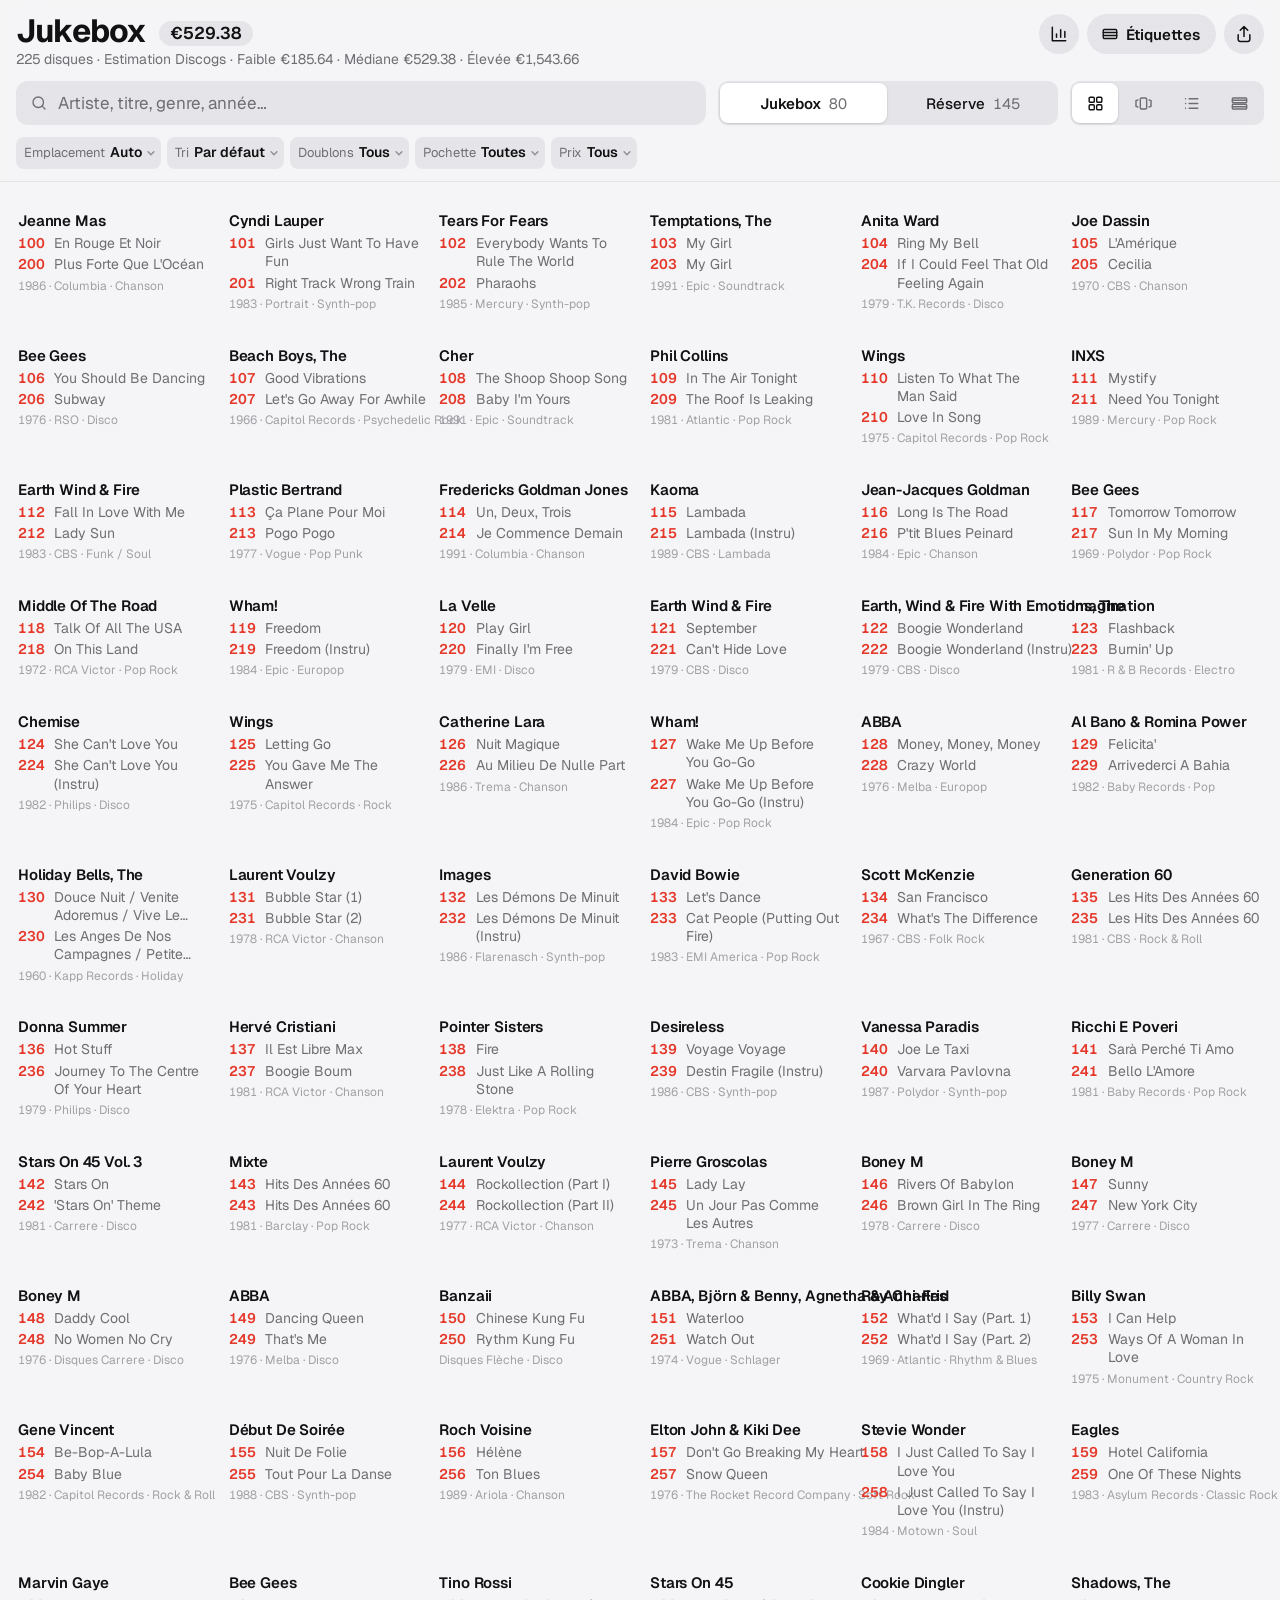
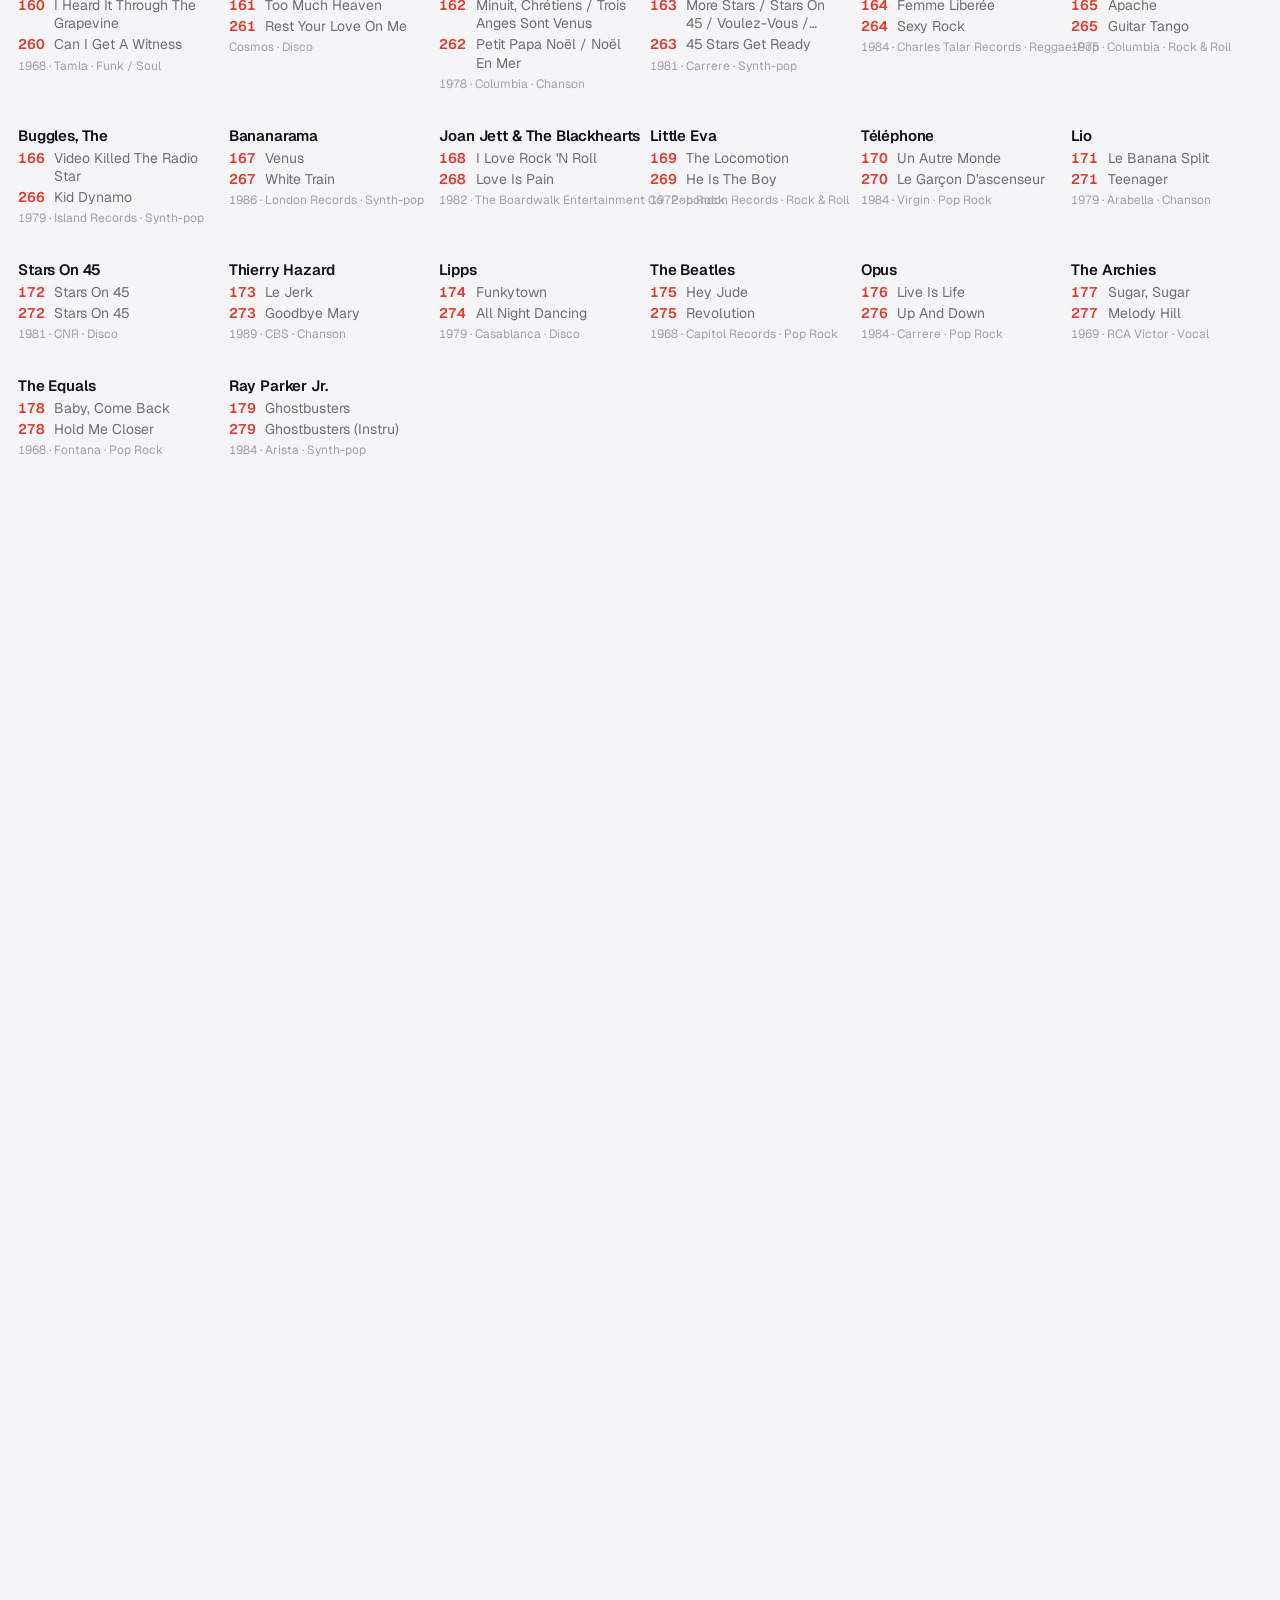
<file: index.html>
<!DOCTYPE html>
<html lang="fr">
<head>
  <meta charset="utf-8">
  <meta name="viewport" content="width=device-width, initial-scale=1, viewport-fit=cover">
  <meta name="theme-color" content="#f5f5f7" media="(prefers-color-scheme: light)">
  <meta name="theme-color" content="#0a0a0b" media="(prefers-color-scheme: dark)">
  <meta name="apple-mobile-web-app-capable" content="yes">
  <meta name="mobile-web-app-capable" content="yes">
  <meta name="apple-mobile-web-app-status-bar-style" content="default">
  <meta name="apple-mobile-web-app-title" content="Jukebox">
  <meta name="robots" content="noindex">
  <title>Jukebox</title>
  <script>
    // Un appareil passé par la page visiteurs (QR code) est renvoyé vers elle.
    // Tes appareils : ouvre une fois le site avec ?proprietaire à la fin de l'adresse pour ne jamais être redirigé.
    (function () {
      try {
        if (/^(localhost|127\.0\.0\.1)$/.test(location.hostname)) return;
        var q = new URLSearchParams(location.search);
        if (q.has("proprietaire")) {
          localStorage.removeItem("jukebox-visiteur");
          localStorage.setItem("jukebox-proprietaire", "1");
          history.replaceState(null, "", location.pathname);
          return;
        }
        if (localStorage.getItem("jukebox-visiteur") && !localStorage.getItem("jukebox-proprietaire")) location.replace("visiteurs/");
      } catch (e) {}
    })();
  </script>
  <link rel="icon" href="icons/icone.svg" type="image/svg+xml">
  <link rel="apple-touch-icon" href="icons/apple-touch-icon.png">
  <link rel="manifest" href="manifest.webmanifest">
  <link rel="preconnect" href="https://fonts.googleapis.com">
  <link rel="preconnect" href="https://fonts.gstatic.com" crossorigin>
  <link href="https://fonts.googleapis.com/css2?family=Geist:wght@400;500;600;700&display=swap" rel="stylesheet">
  <link rel="stylesheet" href="app.css">
</head>
<body>
  <header class="barre">
    <div class="barre-haut">
      <div class="marque">
        <h1>Jukebox <span class="total" id="total" hidden></span></h1>
        <p id="sous-titre">Selection 101</p>
        <div class="suivi-discogs seul-edition">
          <p id="statut-sync-discogs" role="status" hidden></p>
          <button type="button" id="btn-historique-discogs" aria-haspopup="dialog">Historique des mises à jour</button>
        </div>
      </div>
      <div class="actions">
        <button type="button" class="icone" id="btn-stats" aria-label="Statistiques de la collection" title="Statistiques de la collection" disabled>
          <svg viewBox="0 0 24 24" aria-hidden="true"><path d="M4 4v16h16M9 16v-4m5 4V7m5 9v-7"/></svg>
        </button>
        <button type="button" class="pilule sync-discogs seul-edition" id="btn-sync-discogs" aria-label="Synchroniser avec Discogs" title="Synchroniser avec Discogs" disabled>
          <span class="sync-discogs-complet">Synchroniser avec Discogs</span><span class="sync-discogs-court" aria-hidden="true">↻ Discogs</span>
        </button>
        <button type="button" class="pilule etiquettes" id="btn-etiquettes" title="Envoyer la liste du jukebox à 45'O'Juke pour faire les étiquettes" disabled>
          <svg viewBox="0 0 24 24" aria-hidden="true"><rect x="3" y="6" width="18" height="12" rx="1.5"/><path d="M3 10h18M3 14h18"/></svg><span>Étiquettes</span>
        </button>
        <button class="pilule seul-edition" id="btn-publier">Publier</button>
        <button class="icone" id="btn-export" aria-label="Exporter pour 45'O'Juke" title="Exporter pour 45'O'Juke">
          <svg viewBox="0 0 24 24"><path d="M12 3v12M7.5 7.5 12 3l4.5 4.5M5 13v5.5A2.5 2.5 0 0 0 7.5 21h9a2.5 2.5 0 0 0 2.5-2.5V13"/></svg>
        </button>
        <button class="icone seul-edition" id="btn-reglages" aria-label="Réglages" title="Réglages">
          <svg viewBox="0 0 24 24"><circle cx="12" cy="12" r="3"/><path d="M19.4 15a1.7 1.7 0 0 0 .3 1.8l.1.1a2 2 0 1 1-2.8 2.8l-.1-.1a1.7 1.7 0 0 0-1.8-.3 1.7 1.7 0 0 0-1 1.5V21a2 2 0 1 1-4 0v-.1a1.7 1.7 0 0 0-1.1-1.6 1.7 1.7 0 0 0-1.8.3l-.1.1a2 2 0 1 1-2.8-2.8l.1-.1a1.7 1.7 0 0 0 .3-1.8 1.7 1.7 0 0 0-1.5-1H3a2 2 0 1 1 0-4h.1a1.7 1.7 0 0 0 1.6-1.1 1.7 1.7 0 0 0-.3-1.8l-.1-.1a2 2 0 1 1 2.8-2.8l.1.1a1.7 1.7 0 0 0 1.8.3H9a1.7 1.7 0 0 0 1-1.5V3a2 2 0 1 1 4 0v.1a1.7 1.7 0 0 0 1 1.5 1.7 1.7 0 0 0 1.8-.3l.1-.1a2 2 0 1 1 2.8 2.8l-.1.1a1.7 1.7 0 0 0-.3 1.8V9a1.7 1.7 0 0 0 1.5 1H21a2 2 0 1 1 0 4h-.1a1.7 1.7 0 0 0-1.5 1z"/></svg>
        </button>
      </div>
    </div>
    <div class="outils">
    <label class="recherche">
      <svg viewBox="0 0 24 24" aria-hidden="true"><circle cx="11" cy="11" r="7"/><path d="m20 20-3.5-3.5"/></svg>
      <input id="recherche" type="search" aria-label="Rechercher dans la collection" placeholder="Artiste, titre, genre, année…" autocomplete="off" autocorrect="off" spellcheck="false" enterkeyhint="search">
    </label>
    <div class="segments" id="onglets-emplacement" role="tablist">
      <button role="tab" id="tab-jukebox" class="actif" aria-selected="true">Jukebox <span id="nb-jukebox"></span></button>
      <button role="tab" id="tab-reserve" aria-selected="false">Réserve <span id="nb-reserve"></span></button>
    </div>
    <div class="modes" id="modes-affichage" role="radiogroup" aria-label="Affichage">
      <button type="button" role="radio" data-mode="grille" aria-label="Grille" title="Grille">
        <svg viewBox="0 0 24 24" aria-hidden="true"><rect x="4" y="4" width="6.5" height="6.5" rx="1.5"/><rect x="13.5" y="4" width="6.5" height="6.5" rx="1.5"/><rect x="4" y="13.5" width="6.5" height="6.5" rx="1.5"/><rect x="13.5" y="13.5" width="6.5" height="6.5" rx="1.5"/></svg>
      </button>
      <button type="button" role="radio" data-mode="coverflow" aria-label="Coverflow" title="Coverflow">
        <svg viewBox="0 0 24 24" aria-hidden="true"><rect x="8" y="5" width="8" height="14" rx="1.5"/><path d="M5 7.5 2.5 8.5v7l2.5 1M19 7.5l2.5 1v7l-2.5 1"/></svg>
      </button>
      <button type="button" role="radio" data-mode="liste" aria-label="Liste" title="Liste">
        <svg viewBox="0 0 24 24" aria-hidden="true"><path d="M9 6h11M9 12h11M9 18h11M4.5 6h.01M4.5 12h.01M4.5 18h.01"/></svg>
      </button>
      <button type="button" role="radio" data-mode="juke" aria-label="Étiquettes du jukebox" title="Étiquettes du jukebox">
        <svg viewBox="0 0 24 24" aria-hidden="true"><rect x="3" y="5" width="18" height="6" rx="1"/><rect x="3" y="13" width="18" height="6" rx="1"/><path d="M3 8h18M3 16h18"/></svg>
      </button>
    </div>
    <div class="filtres">
      <button type="button" class="filtre bouton-inventaire seul-edition" id="btn-inventaire" aria-pressed="false" aria-controls="barre-inventaire">
        <svg viewBox="0 0 24 24" aria-hidden="true"><rect x="4" y="4" width="16" height="16" rx="4"/><path d="m8 12 3 3 5-6"/></svg>
        Inventaire
      </button>
      <label class="filtre"><span>Emplacement</span>
        <select data-filtre="emplacement">
          <option value="">Auto</option>
          <option value="tous">Tous</option>
          <option value="jukebox">Jukebox</option>
          <option value="reserve">Réserve</option>
        </select>
      </label>
      <label class="filtre"><span>Tri</span>
        <select data-filtre="tri">
          <option value="">Par défaut</option>
          <option value="artiste-az">Artiste A–Z</option>
          <option value="artiste-za">Artiste Z–A</option>
          <option value="titre-az">Titre A–Z</option>
          <option value="titre-za">Titre Z–A</option>
          <option value="prix-croissant">Prix croissant</option>
          <option value="prix-decroissant">Prix décroissant</option>
          <option value="annee-croissante">Année croissante</option>
          <option value="annee-decroissante">Année décroissante</option>
          <optgroup id="tris-inventaire" label="Inventaire" hidden disabled>
            <option value="inventaire-pointes">Pointés d’abord</option>
            <option value="inventaire-a-verifier">À vérifier d’abord</option>
          </optgroup>
        </select>
      </label>
      <label class="filtre seul-edition"><span>Pointage</span>
        <select id="filtre-inventaire" data-filtre="inventaire" disabled>
          <option value="">Tous</option>
          <option value="pointes">Pointés</option>
          <option value="a-verifier">À vérifier</option>
        </select>
      </label>
      <label class="filtre"><span>Doublons</span>
        <select data-filtre="doublon">
          <option value="">Tous</option>
          <option value="oui">Seulement les doublons</option>
        </select>
      </label>
      <label class="filtre"><span>Pochette</span>
        <select data-filtre="pochette">
          <option value="">Toutes</option>
          <option value="avec">Avec</option>
          <option value="sans">Sans</option>
        </select>
      </label>
      <label class="filtre"><span>Prix</span>
        <select data-filtre="prix">
          <option value="">Tous</option>
          <option value="avec">Avec prix</option>
          <option value="sans">Sans prix</option>
        </select>
      </label>
      <label class="filtre seul-edition"><span>Discogs</span>
        <select data-filtre="discogs">
          <option value="">Tous</option>
          <option value="oui">Synchronisés</option>
          <option value="non">Non synchronisés</option>
        </select>
      </label>
      <button type="button" class="lien" id="filtres-effacer" hidden>Effacer</button>
      <span class="compte" id="compte-filtre" role="status"></span>
    </div>
    </div>
  </header>

  <main>
    <div class="barre-inventaire seul-edition" id="barre-inventaire" hidden>
      <div>
        <p id="compte-inventaire" role="status"></p>
        <p class="aide">Clique sur un disque trouvé pour le pointer. Clique à nouveau pour annuler.</p>
      </div>
      <label class="bascule reste-inventaire"><input type="checkbox" id="reste-inventaire"> À vérifier seulement</label>
    </div>
    <p class="etat" id="etat">Chargement…</p>
    <div class="grille" id="grille"></div>
    <section class="carrousel" id="carrousel" aria-label="Pochettes" hidden>
      <div class="cf-piste" id="cf-piste" tabindex="0"></div>
      <p class="cf-legende" id="cf-legende" aria-live="polite"></p>
    </section>
  </main>

  <button class="fab seul-edition" id="btn-ajouter" aria-label="Ajouter un disque">
    <svg viewBox="0 0 24 24"><path d="M12 5v14M5 12h14"/></svg>
  </button>

  <dialog class="fiche-disque" id="fiche" aria-labelledby="fiche-titre">
    <form class="feuille" id="form-disque" autocomplete="off" novalidate>
      <header class="feuille-tete">
        <h2 id="fiche-titre">Nouveau disque</h2>
        <button type="button" class="icone fermer" data-fermer aria-label="Fermer" autofocus><svg viewBox="0 0 24 24"><path d="M6 6l12 12M18 6 6 18"/></svg></button>
      </header>

      <div class="fiche-defilement">
        <div class="fiche-corps">
          <div class="fiche-visuel">
            <button type="button" class="pochette-edit" id="pochette-edit" aria-label="Changer la pochette">
              <img id="pochette-img" alt="">
              <span class="croix-sans-pochette" id="fiche-croix" aria-hidden="true" hidden><svg viewBox="0 0 100 100" preserveAspectRatio="none"><path d="M0 0L100 100M100 0L0 100"/></svg></span>
              <span class="pochette-vide" id="pochette-vide">
                <svg viewBox="0 0 24 24"><path d="M4 8.5A2.5 2.5 0 0 1 6.5 6h1.6l1.4-2h5l1.4 2h1.6A2.5 2.5 0 0 1 20 8.5v9a2.5 2.5 0 0 1-2.5 2.5h-11A2.5 2.5 0 0 1 4 17.5z"/><circle cx="12" cy="13" r="3.5"/></svg>
                Pochette
              </span>
            </button>
            <input type="file" id="pochette-fichier" accept="image/*" hidden>
            <p class="pochette-manquante" id="fiche-pochette-manquante" hidden>Pochette manquante</p>
            <div class="fiche-reference">
              <a id="lien-discogs" target="_blank" rel="noopener" hidden>Discogs ↗</a>
              <p class="aide" id="fiche-prix" hidden></p>
              <button type="button" class="secondaire btn-ajouter-jukebox" id="btn-ajouter-jukebox" hidden>Ajouter au jukebox</button>
            </div>
          </div>

          <div class="fiche-contenu">
            <div class="fiche-identite">
              <div class="fiche-bloc fiche-lecture" id="fiche-lecture" hidden></div>
              <div class="fiche-bloc seul-edition">
                <section class="discogs" id="zone-discogs">
                  <label class="recherche petite">
                    <svg viewBox="0 0 24 24" aria-hidden="true"><circle cx="11" cy="11" r="7"/><path d="m20 20-3.5-3.5"/></svg>
                    <input id="discogs-q" type="search" placeholder="Artiste, titre ou ID Discogs" enterkeyhint="search" autocorrect="off" spellcheck="false">
                  </label>
                  <ul class="resultats" id="discogs-resultats"></ul>
                </section>
                <div class="champs">
                  <label class="champ"><span>Artiste</span><input id="f-artiste" required></label>
                  <div class="champ">
                    <label for="f-a">Face A <b id="sel-a"></b></label>
                    <input id="f-a" required>
                    <small class="titre-discogs" id="titre-discogs-a" hidden></small>
                  </div>
                  <div class="champ">
                    <label for="f-b">Face B <b id="sel-b"></b></label>
                    <input id="f-b">
                    <small class="titre-discogs" id="titre-discogs-b" hidden></small>
                  </div>
                  <button type="button" class="lien" id="btn-verifier">Vérifier avec Discogs</button>
                </div>
                <div class="alerte suggestion" id="suggestion" hidden>
                  <p><b>Sur Discogs :</b> <span id="sugg-texte"></span></p>
                  <div class="choix">
                    <button type="button" class="secondaire" id="sugg-utiliser">Utiliser ces titres</button>
                    <button type="button" class="texte" id="sugg-autre">Ce n'est pas le bon disque</button>
                  </div>
                </div>
                <div class="alerte" id="doublon" hidden>
                  <p id="doublon-texte"></p>
                  <div class="choix">
                    <button type="button" class="secondaire" id="doublon-garder">Ajouter quand même</button>
                    <button type="button" class="secondaire" id="doublon-remplacer">Remplacer l'ancien</button>
                    <button type="button" class="texte" id="doublon-annuler">Annuler</button>
                  </div>
                </div>
                <p class="aide" id="doublon-choix" hidden></p>
              </div>
            </div>

            <section class="fiche-bloc fiche-discogs" id="fiche-discogs" aria-label="Informations Discogs" hidden>
              <div id="bloc-pistes" hidden>
                <h3>Pistes Discogs</h3>
                <ul class="fiche-pistes" id="pistes-discogs"></ul>
              </div>
              <dl class="infos-discogs" id="infos-discogs" hidden></dl>
            </section>
          </div>

          <div class="fiche-bloc fiche-emplacement seul-edition">
            <label class="champ"><span>Emplacement</span>
              <select id="f-pos"></select>
            </label>
            <p class="aide" id="aide-pos" hidden></p>
            <button type="button" class="lien" id="btn-reserve" hidden>Mettre en réserve</button>
            <label class="bascule case-pochette"><input type="checkbox" id="f-avec-pochette"> J'ai la pochette</label>
            <details class="note" id="bloc-note">
              <summary>Note</summary>
              <textarea id="f-note" rows="3" aria-label="Note" placeholder="Facultatif"></textarea>
            </details>
          </div>
        </div>
      </div>

      <p class="aide fiche-statut" id="fiche-statut" role="status" hidden></p>
      <p class="erreur" id="fiche-erreur" role="alert" hidden></p>
      <footer class="feuille-pied seul-edition">
        <button type="button" class="texte danger seul-edition" id="btn-supprimer">Supprimer</button>
        <button type="submit" class="principal seul-edition" id="btn-enregistrer">Enregistrer</button>
      </footer>
    </form>
  </dialog>

  <dialog class="stats-collection" id="stats" aria-labelledby="stats-titre">
    <form method="dialog" class="feuille">
      <header class="feuille-tete">
        <h2 id="stats-titre">La collection en chiffres</h2>
        <button type="submit" class="icone fermer" aria-label="Fermer" autofocus><svg viewBox="0 0 24 24" aria-hidden="true"><path d="M6 6l12 12M18 6 6 18"/></svg></button>
      </header>
      <label class="filtre stats-perimetre"><span>Disques</span>
        <select id="stats-perimetre">
          <option value="tous">Toute la collection</option>
          <option value="jukebox">Jukebox</option>
          <option value="reserve">Réserve</option>
        </select>
      </label>
      <dl class="stats-grille" id="stats-grille"></dl>
    </form>
  </dialog>

  <dialog class="stats-collection remplacement" id="remplacement" aria-labelledby="remplacement-titre">
    <form method="dialog" class="feuille">
      <header class="feuille-tete">
        <h2 id="remplacement-titre">Ajouter au jukebox</h2>
        <button type="submit" class="icone fermer" aria-label="Fermer" autofocus><svg viewBox="0 0 24 24" aria-hidden="true"><path d="M6 6l12 12M18 6 6 18"/></svg></button>
      </header>
      <p class="lead" id="remplacement-disque"></p>
      <p class="aide">Choisis le disque à remplacer : un mail prêt à envoyer s'ouvre.</p>
      <label class="recherche petite">
        <svg viewBox="0 0 24 24" aria-hidden="true"><circle cx="11" cy="11" r="7"/><path d="m20 20-3.5-3.5"/></svg>
        <input id="remplacement-q" type="search" placeholder="N°, artiste ou titre" autocorrect="off" spellcheck="false" aria-label="Rechercher dans le jukebox">
      </label>
      <ul class="remplacement-liste" id="remplacement-liste"></ul>
      <p class="aide" id="remplacement-vide" hidden>Aucun disque ne correspond.</p>
    </form>
  </dialog>

  <dialog class="stats-collection remplacement" id="mise-reserve" aria-labelledby="mise-reserve-titre">
    <form method="dialog" class="feuille">
      <header class="feuille-tete">
        <h2 id="mise-reserve-titre">Mettre en réserve</h2>
        <button type="submit" class="icone fermer" aria-label="Annuler"><svg viewBox="0 0 24 24" aria-hidden="true"><path d="M6 6l12 12M18 6 6 18"/></svg></button>
      </header>
      <p class="lead" id="mise-reserve-disque"></p>
      <button type="button" class="secondaire" id="mise-reserve-vide"></button>
      <p class="aide">Ou choisis le disque de la réserve qui prend sa place :</p>
      <label class="recherche petite">
        <svg viewBox="0 0 24 24" aria-hidden="true"><circle cx="11" cy="11" r="7"/><path d="m20 20-3.5-3.5"/></svg>
        <input id="mise-reserve-q" type="search" placeholder="Artiste ou titre" autocorrect="off" spellcheck="false" aria-label="Rechercher dans la réserve">
      </label>
      <ul class="remplacement-liste" id="mise-reserve-liste"></ul>
      <p class="aide" id="mise-reserve-aucun" hidden>Aucun disque en réserve ne correspond.</p>
    </form>
  </dialog>

  <!-- Export 45'O'Juke -->
  <div class="voile" id="export" hidden>
    <div class="feuille">
      <div class="poignee"></div>
      <header class="feuille-tete">
        <h2>Export 45'O'Juke</h2>
        <button type="button" class="icone fermer" data-fermer aria-label="Fermer"><svg viewBox="0 0 24 24"><path d="M6 6l12 12M18 6 6 18"/></svg></button>
      </header>
      <p class="lead" id="export-resume"></p>
      <div class="alerte" id="export-trous" hidden>
        <p id="export-trous-texte"></p>
        <label class="bascule"><input type="checkbox" id="export-garder" checked> Garder une étiquette « – » pour chaque position libre</label>
      </div>
      <div class="boutons">
        <button class="principal" id="btn-csv">Télécharger le CSV</button>
        <button class="secondaire" id="btn-copier">Copier la liste</button>
      </div>
      <p class="aide">Dans 45'O'Juke : « Importer un fichier » avec le CSV, ou « Coller une liste » dans Mes disques après avoir copié. Les disques sont dans l'ordre des positions.</p>
    </div>
  </div>

  <!-- Réglages -->
  <div class="voile" id="reglages" hidden>
    <form class="feuille" id="form-reglages" autocomplete="off">
      <div class="poignee"></div>
      <header class="feuille-tete">
        <h2>Réglages</h2>
        <button type="button" class="icone fermer" data-fermer aria-label="Fermer"><svg viewBox="0 0 24 24"><path d="M6 6l12 12M18 6 6 18"/></svg></button>
      </header>
      <p class="lead">À faire une seule fois. Les clés restent sur ce Mac, dans le dossier App, et ne sont jamais publiées.</p>
      <label class="champ"><span>Clé GitHub — pour publier</span>
        <input id="r-github" type="password" placeholder="github_pat_…" autocapitalize="off" autocorrect="off" spellcheck="false">
      </label>
      <p class="aide">Crée une clé « fine-grained » sur <a href="https://github.com/settings/personal-access-tokens/new" target="_blank" rel="noopener">github.com/settings/personal-access-tokens</a> : accès au seul dépôt <b>selection101</b>, permissions <b>Contents</b> et <b>Pages</b> : Read and write.</p>
      <label class="champ"><span>Clé Discogs</span>
        <input id="r-discogs" type="password" placeholder="Jeton personnel" autocapitalize="off" autocorrect="off" spellcheck="false">
      </label>
      <p class="aide">Sur <a href="https://www.discogs.com/settings/developers" target="_blank" rel="noopener">discogs.com/settings/developers</a> : « Generate new token ».</p>
      <div class="champ">
        <span>Synchronisation Discogs</span>
        <p class="aide prix-aide" id="r-verif">Utilise « Synchroniser avec Discogs » dans la barre du jukebox.</p>
        <button type="button" class="secondaire" id="btn-voir-verif" hidden>Voir les résultats</button>
        <button type="button" class="secondaire" id="btn-valeur-discogs">Actualiser l’estimation Discogs</button>
        <p class="aide" id="r-valeur-discogs" role="status"></p>
      </div>
      <div class="champ">
        <span>Comparer les pochettes avec Discogs</span>
        <p class="aide prix-aide" id="r-pochettes">Compare l'image de chaque pochette avec celles de Discogs. Seules les pochettes identiques sont proposées. Garde la page ouverte pendant la comparaison.</p>
        <button type="button" class="secondaire" id="btn-pochettes">Comparer les pochettes</button>
      </div>
      <p class="aide" id="r-statut"></p>
      <footer class="feuille-pied">
        <span></span>
        <button type="submit" class="principal">Enregistrer</button>
      </footer>
    </form>
  </div>

  <dialog class="stats-collection historique-discogs" id="historique-discogs" aria-labelledby="historique-titre">
    <div class="feuille">
      <header class="feuille-tete">
        <h2 id="historique-titre">Mises à jour Discogs</h2>
        <form method="dialog">
          <button class="icone fermer" aria-label="Fermer"><svg viewBox="0 0 24 24" aria-hidden="true"><path d="M6 6l12 12M18 6 6 18"/></svg></button>
        </form>
      </header>
      <p class="lead">Compare les valeurs et restaure les fiches de la collection locale.</p>
      <p id="historique-bilan" class="historique-bilan" hidden></p>
      <p id="historique-statut" class="lead" role="status"></p>
      <p id="historique-attente" class="lead" hidden>La restauration sera disponible à la fin de la synchronisation.</p>
      <div id="historique-choix" class="historique-choix" hidden>
        <label for="historique-entree">Mise à jour</label>
        <select id="historique-entree"></select>
      </div>
      <button type="button" class="secondaire" id="historique-restaurer" hidden>Restaurer toutes les fiches de cette mise à jour</button>
      <div id="historique-fiches" class="historique-fiches"></div>
    </div>
  </dialog>

  <!-- Confirmation de la synchronisation Discogs : rien n'est modifié avant « Appliquer » -->
  <dialog class="stats-collection confirmer-synchro" id="confirmer-synchro" aria-labelledby="cs-titre">
    <div class="feuille">
      <header class="feuille-tete"><h2 id="cs-titre">Confirmer la synchronisation</h2></header>
      <p class="lead">Rien n’a encore été modifié. Seuls les éléments cochés seront appliqués.
        Les disques pointés <span class="cs-cadenas">🔒</span> ne changent jamais sans ton accord : ils sont décochés par défaut.</p>
      <section id="cs-bloc-imports" class="cs-bloc">
        <h3>Disques en trop sur Discogs (absents de ton site)</h3>
        <p class="aide">Ton site est la référence : Discogs doit en être le miroir. Les disques cochés seront retirés de ta collection Discogs. Décoche ceux que tu veux garder sur Discogs pour cette fois.</p>
        <ul class="verif-liste" id="cs-imports"></ul>
      </section>
      <section id="cs-bloc-modifs" class="cs-bloc">
        <div class="verif-tete">
          <h3>Fiches mises à jour avec Discogs</h3>
          <label class="bascule"><input type="checkbox" id="cs-tout"> Tout cocher</label>
        </div>
        <div id="cs-modifs" class="historique-fiches"></div>
      </section>
      <p id="cs-vide" class="lead" hidden>Aucune fiche ne change. « Appliquer » range seulement les disques dans Jukebox / Réserve sur Discogs et actualise l’estimation.</p>
      <div class="cs-actions">
        <button type="button" class="secondaire" id="cs-annuler">Annuler (ne rien changer)</button>
        <button type="button" class="principal" id="cs-appliquer">Appliquer</button>
      </div>
    </div>
  </dialog>

  <!-- Résultats de la vérification Discogs -->
  <div class="voile" id="verif" hidden>
    <div class="feuille large">
      <div class="poignee"></div>
      <header class="feuille-tete">
        <h2>Vérification Discogs</h2>
        <button type="button" class="icone fermer" data-fermer aria-label="Fermer"><svg viewBox="0 0 24 24"><path d="M6 6l12 12M18 6 6 18"/></svg></button>
      </header>
      <p class="lead" id="verif-resume"></p>
      <section id="verif-bloc-titres">
        <div class="verif-tete"><h3>Titres différents de Discogs</h3><button type="button" class="principal petit" id="verif-tout">Tout mettre à jour</button></div>
        <ul class="verif-liste" id="verif-titres"></ul>
      </section>
      <section id="verif-bloc-doublons"><h3>Doublons possibles</h3><ul class="verif-liste" id="verif-doublons"></ul></section>
      <section id="verif-bloc-introuvables"><h3>Non trouvés sur Discogs</h3><ul class="verif-liste" id="verif-introuvables"></ul></section>
    </div>
  </div>

  <!-- Pochettes identiques trouvées sur Discogs -->
  <div class="voile" id="corresp" hidden>
    <div class="feuille large">
      <div class="poignee"></div>
      <header class="feuille-tete">
        <h2>Pochettes identiques sur Discogs</h2>
        <button type="button" class="icone fermer" data-fermer aria-label="Fermer"><svg viewBox="0 0 24 24"><path d="M6 6l12 12M18 6 6 18"/></svg></button>
      </header>
      <p class="lead" id="corresp-resume"></p>
      <div class="verif-tete">
        <label class="bascule"><input type="checkbox" id="corresp-tout" checked> Tout sélectionner</label>
        <button type="button" class="principal petit" id="corresp-appliquer">Appliquer</button>
      </div>
      <ul class="verif-liste" id="corresp-liste"></ul>
    </div>
  </div>

  <div class="toast" id="toast" role="status" aria-live="polite"></div>

  <script src="app.js"></script>
</body>
</html>
</file>
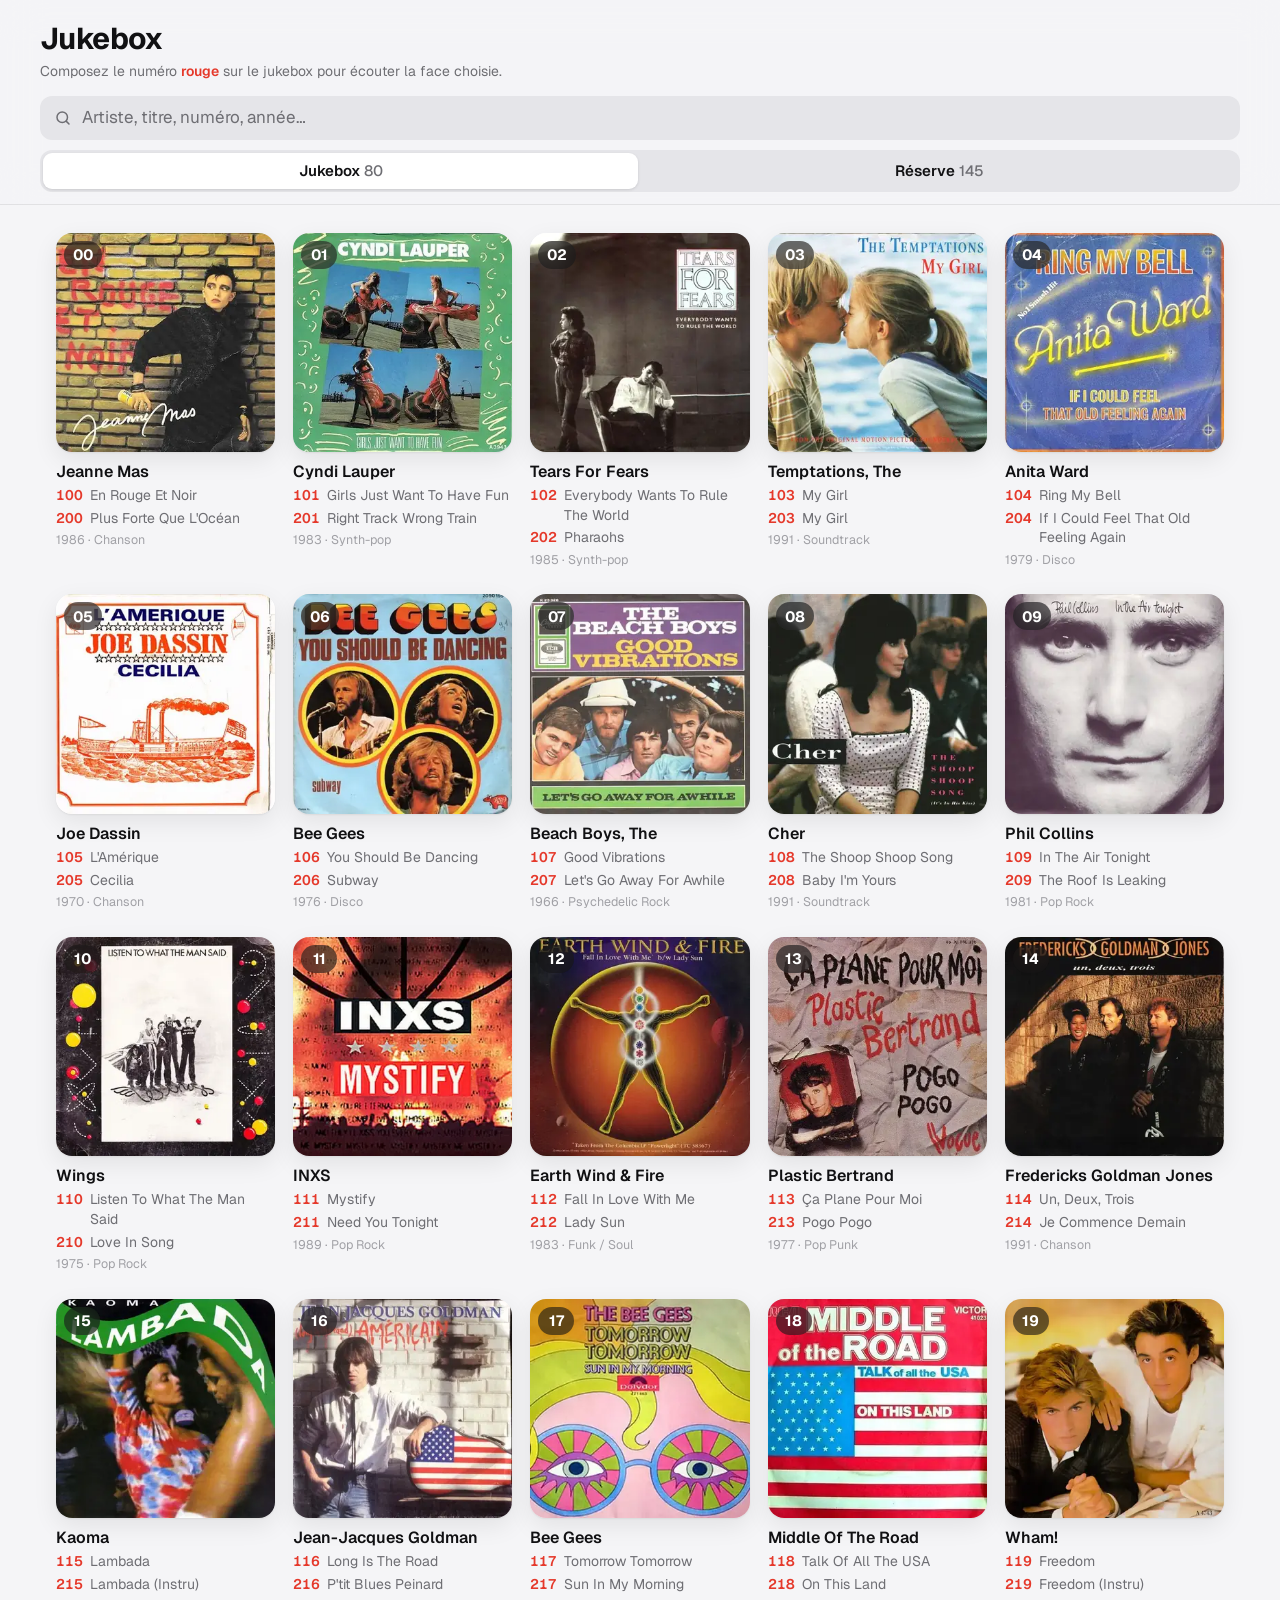
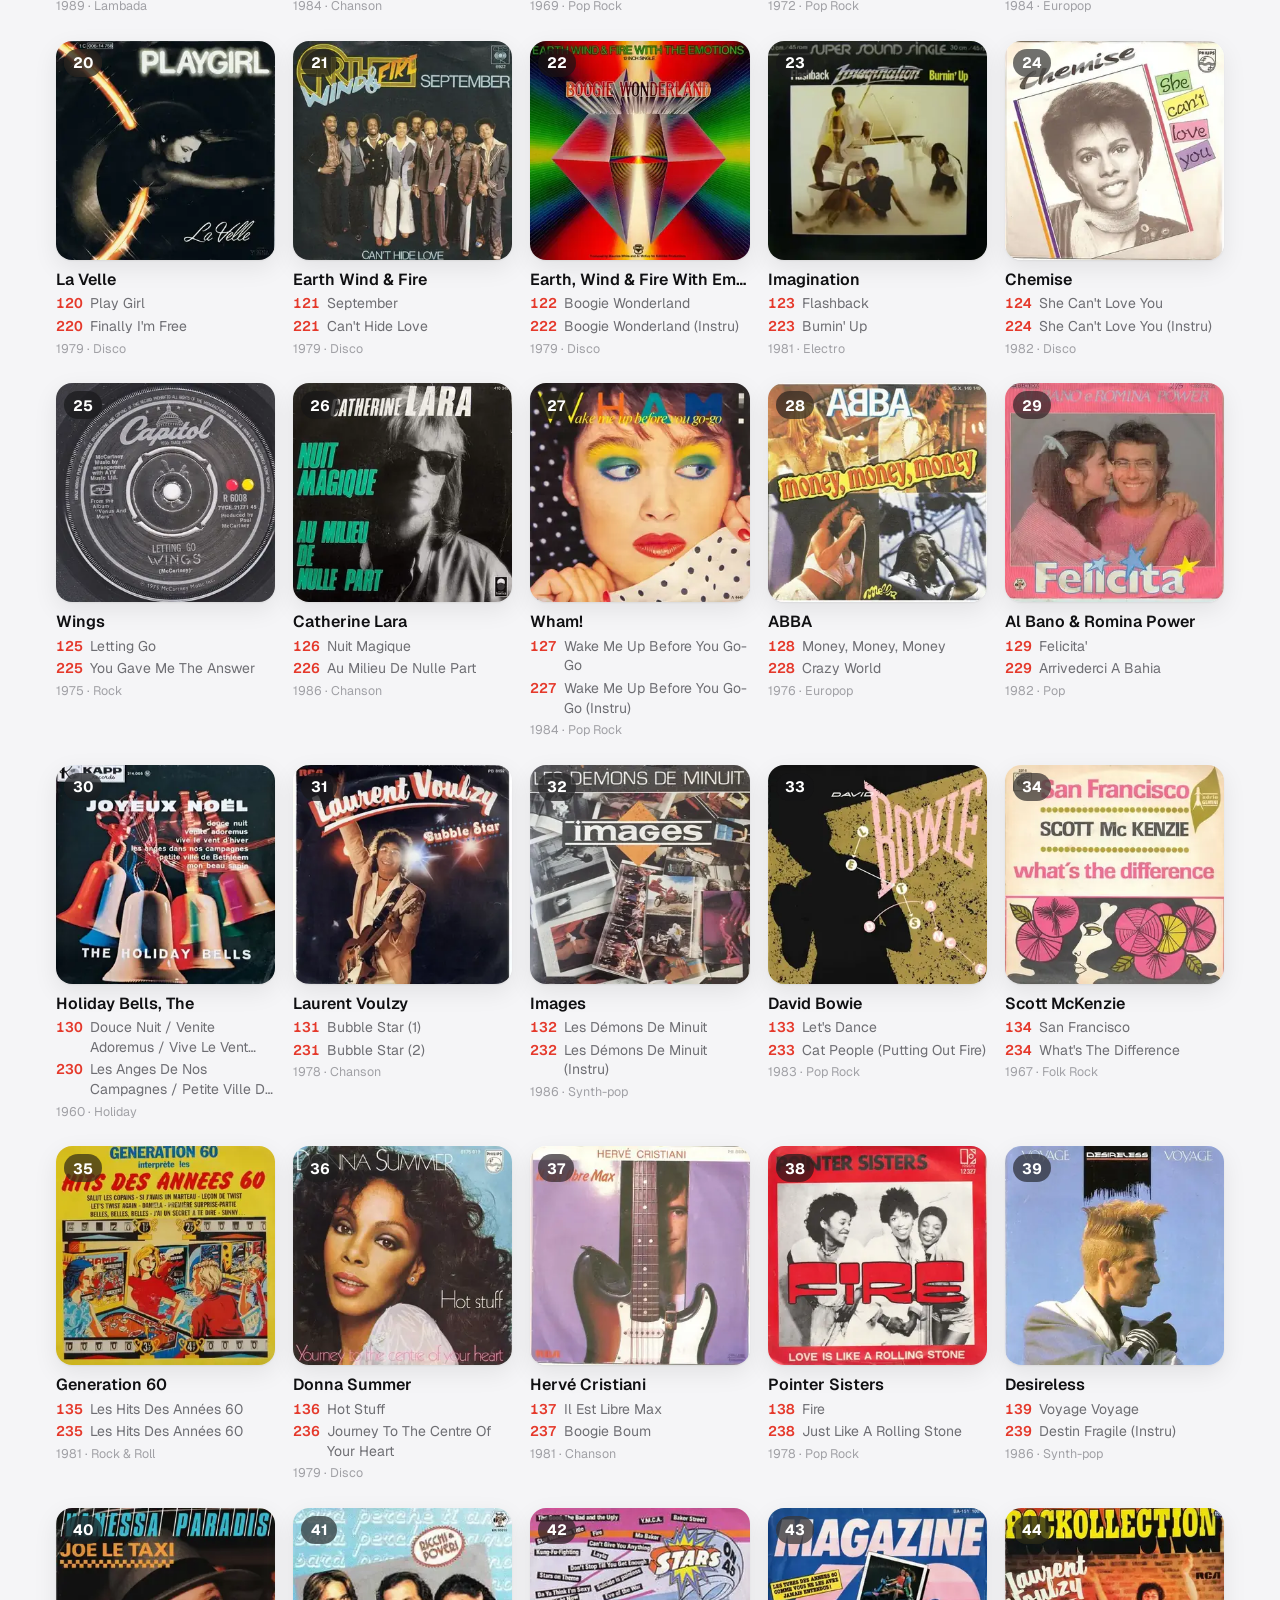
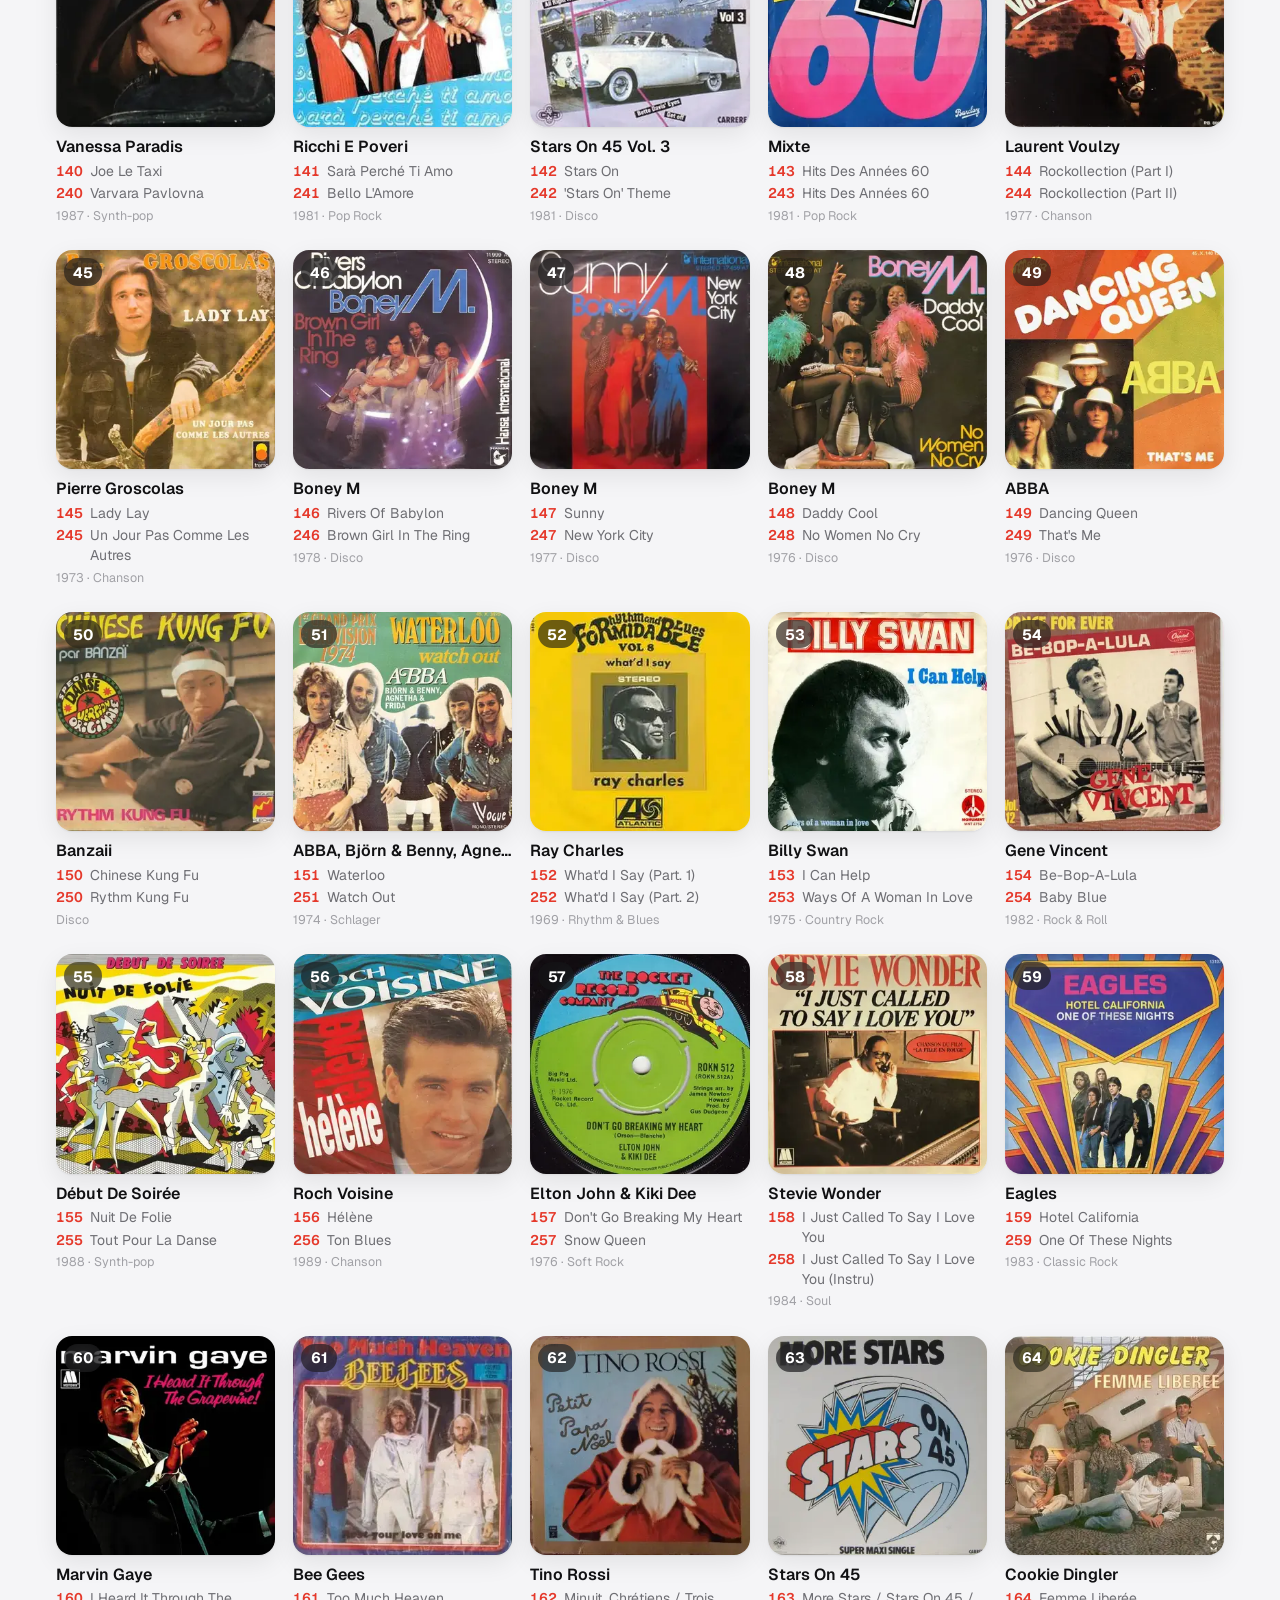
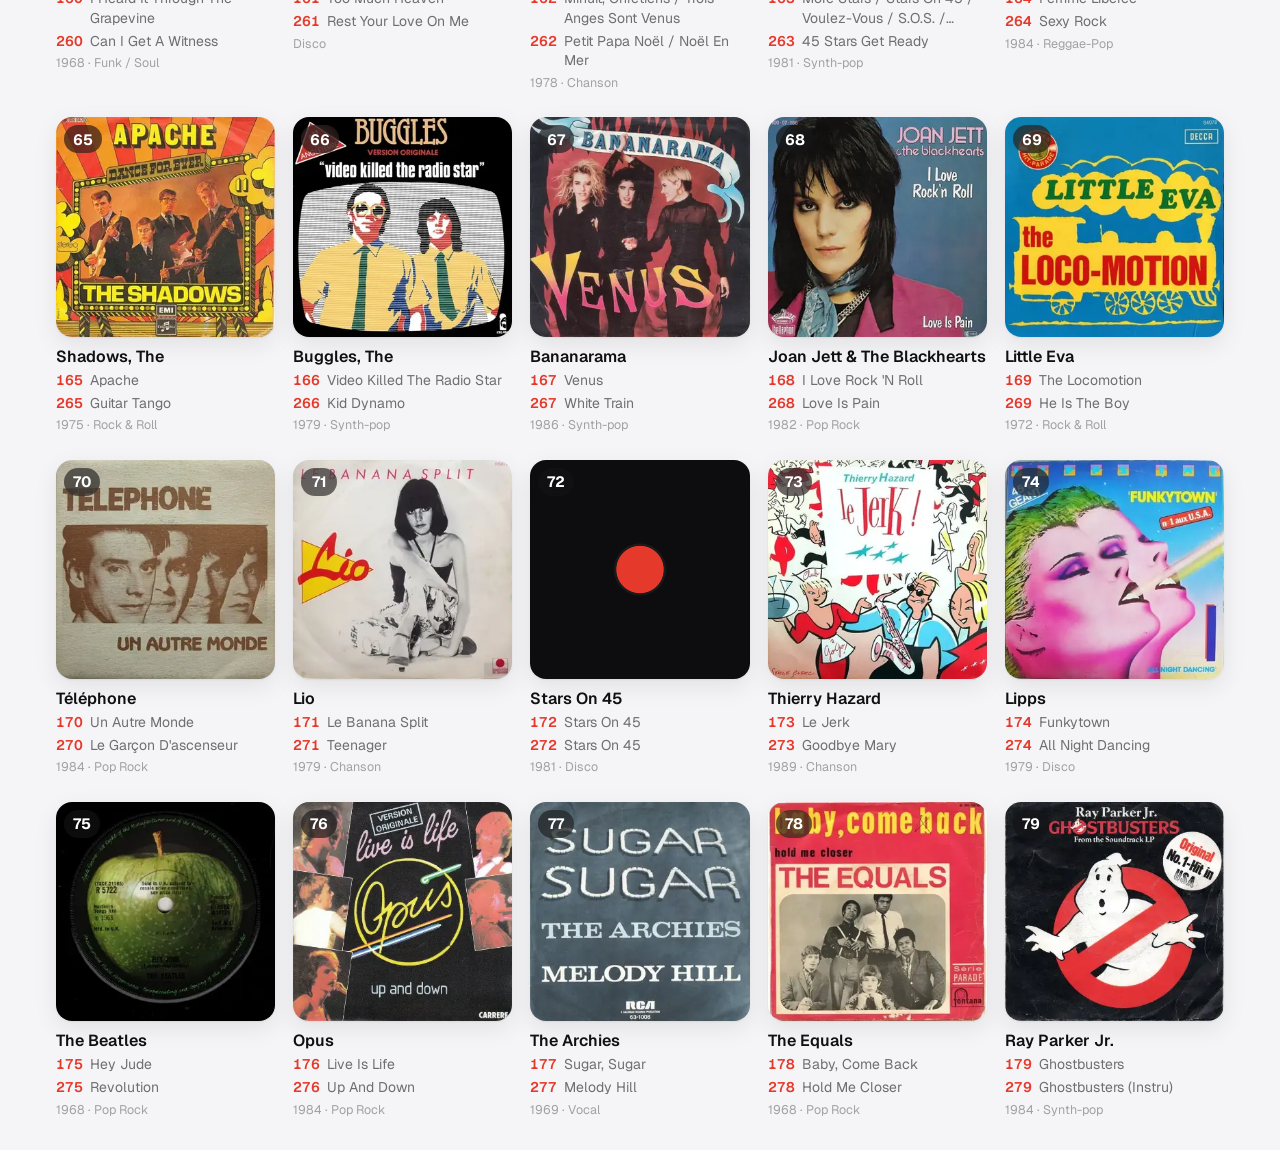
<file: visiteurs/index.html>
<!DOCTYPE html>
<html lang="fr">
<head>
  <meta charset="utf-8">
  <meta name="viewport" content="width=device-width, initial-scale=1, viewport-fit=cover">
  <meta name="theme-color" content="#f5f5f7" media="(prefers-color-scheme: light)">
  <meta name="theme-color" content="#0a0a0b" media="(prefers-color-scheme: dark)">
  <meta name="robots" content="noindex, nofollow">
  <meta name="referrer" content="no-referrer">
  <title>Jukebox · Les disques</title>
  <link rel="icon" href="data:image/svg+xml,%3Csvg xmlns='http://www.w3.org/2000/svg' viewBox='0 0 32 32'%3E%3Ccircle cx='16' cy='16' r='15' fill='%23111'/%3E%3Ccircle cx='16' cy='16' r='5' fill='%23e5392b'/%3E%3C/svg%3E">
  <link rel="preconnect" href="https://fonts.googleapis.com">
  <link rel="preconnect" href="https://fonts.gstatic.com" crossorigin>
  <link href="https://fonts.googleapis.com/css2?family=Geist:wght@400;500;600;700&display=swap" rel="stylesheet">
  <style>
    /* Page visiteurs (QR code) : consultation seule, aucun prix, aucun lien vers le reste du site. */
    :root {
      color-scheme: light dark;
      --bg: #f5f5f7; --carte: #fff; --ink: #111113; --muted: #6e6e73; --faible: #a1a1a6;
      --ligne: rgba(0, 0, 0, .08); --champ: rgba(118, 118, 128, .12); --accent: #e5392b;
      --verre: rgba(245, 245, 247, .82);
      --ombre: 0 1px 2px rgba(0, 0, 0, .06), 0 8px 24px rgba(0, 0, 0, .08);
      --r: 16px;
      --g: max(16px, env(safe-area-inset-left, 0px)); --d: max(16px, env(safe-area-inset-right, 0px));
    }
    @media (prefers-color-scheme: dark) {
      :root {
        --bg: #0a0a0b; --carte: #161618; --ink: #f5f5f7; --muted: #98989d; --faible: #636366;
        --ligne: rgba(255, 255, 255, .09); --champ: rgba(118, 118, 128, .24); --accent: #ff5240;
        --verre: rgba(10, 10, 11, .78);
      }
    }
    * { box-sizing: border-box; }
    html { -webkit-text-size-adjust: 100%; }
    body {
      margin: 0; background: var(--bg); color: var(--ink);
      font: 16px/1.4 Geist, -apple-system, BlinkMacSystemFont, "Segoe UI", sans-serif;
      -webkit-font-smoothing: antialiased;
    }
    .barre {
      position: sticky; top: 0; z-index: 10;
      padding: calc(env(safe-area-inset-top, 0px) + 18px) var(--d) 12px var(--g);
      background: var(--verre); border-bottom: 1px solid var(--ligne);
      -webkit-backdrop-filter: blur(20px) saturate(180%); backdrop-filter: blur(20px) saturate(180%);
    }
    .interieur { max-width: 1200px; margin: 0 auto; }
    h1 { margin: 0; font-size: 30px; font-weight: 700; letter-spacing: -.02em; }
    .aide { margin: 2px 0 14px; color: var(--muted); font-size: 14px; }
    .aide b { color: var(--accent); font-weight: 600; }
    .champ {
      display: flex; align-items: center; gap: 8px; height: 44px; padding: 0 14px;
      border-radius: 12px; background: var(--champ);
    }
    .champ svg { width: 18px; height: 18px; flex: none; fill: none; stroke: var(--muted); stroke-width: 2; stroke-linecap: round; }
    .champ input {
      flex: 1; min-width: 0; border: 0; outline: 0; background: none; color: var(--ink);
      font: inherit; font-size: 17px;
    }
    .champ input::placeholder { color: var(--muted); }
    .champ input::-webkit-search-cancel-button { display: none; }
    #effacer { border: 0; background: none; color: var(--muted); font: inherit; font-size: 15px; padding: 4px; cursor: pointer; }
    .onglets {
      display: grid; grid-template-columns: 1fr 1fr; gap: 4px; margin-top: 10px; padding: 3px;
      border-radius: 12px; background: var(--champ);
    }
    .onglets button {
      height: 36px; border: 0; border-radius: 9px; background: none; color: var(--ink);
      font: inherit; font-size: 15px; font-weight: 600; cursor: pointer;
    }
    .onglets button span { color: var(--muted); font-weight: 500; margin-left: 4px; }
    .onglets button[aria-selected="true"] { background: var(--carte); box-shadow: 0 1px 3px rgba(0, 0, 0, .12); }
    main { padding: 16px var(--d) calc(env(safe-area-inset-bottom, 0px) + 32px) var(--g); }
    .compte { margin: 0 0 12px; color: var(--muted); font-size: 14px; }
    .grille { display: grid; grid-template-columns: repeat(auto-fill, minmax(158px, 1fr)); gap: 20px 14px; }
    .disque { display: flex; flex-direction: column; gap: 9px; min-width: 0; }
    .pochette {
      position: relative; aspect-ratio: 1; border-radius: var(--r); overflow: hidden;
      background: var(--carte); box-shadow: var(--ombre);
    }
    .pochette img { width: 100%; height: 100%; object-fit: cover; display: block; }
    .sans {
      position: absolute; inset: 0;
      background: radial-gradient(circle, var(--accent) 0 15%, #1a1a1c 15.5% 16.5%, #0d0d0f 17% 100%);
    }
    .num {
      position: absolute; top: 8px; left: 8px; min-width: 36px; height: 28px; padding: 0 9px;
      display: grid; place-items: center; border-radius: 14px;
      color: #fff; background: rgba(20, 20, 22, .6); font-size: 15px; font-weight: 700;
      -webkit-backdrop-filter: blur(12px); backdrop-filter: blur(12px);
    }
    .num.reserve { font-size: 13px; font-weight: 600; }
    .infos { display: flex; flex-direction: column; gap: 3px; min-width: 0; }
    .artiste { font-weight: 600; font-size: 16px; overflow: hidden; text-overflow: ellipsis; white-space: nowrap; }
    .face { display: flex; gap: 7px; font-size: 14px; min-width: 0; }
    .face b { flex: none; color: var(--accent); font-weight: 600; font-variant-numeric: tabular-nums; }
    .face span { overflow: hidden; color: var(--muted); display: -webkit-box; -webkit-line-clamp: 2; -webkit-box-orient: vertical; }
    .details { color: var(--faible); font-size: 12.5px; }
    .vide { margin: 48px 0; text-align: center; color: var(--muted); }
    @media (min-width: 700px) {
      .grille { grid-template-columns: repeat(auto-fill, minmax(190px, 1fr)); gap: 26px 18px; }
    }
  </style>
</head>
<body>
  <header class="barre">
    <div class="interieur">
      <h1>Jukebox</h1>
      <p class="aide">Composez le numéro <b>rouge</b> sur le jukebox pour écouter la face choisie.</p>
      <label class="champ">
        <svg viewBox="0 0 24 24" aria-hidden="true"><circle cx="11" cy="11" r="7"/><path d="m20 20-3.5-3.5"/></svg>
        <input id="recherche" type="search" placeholder="Artiste, titre, numéro, année…" autocomplete="off" autocorrect="off" spellcheck="false" enterkeyhint="search" aria-label="Rechercher un disque">
        <button type="button" id="effacer" hidden>Effacer</button>
      </label>
      <div class="onglets" role="tablist" aria-label="Emplacement">
        <button type="button" role="tab" id="tab-jukebox" aria-selected="true" data-vue="jukebox">Jukebox<span id="n-jukebox"></span></button>
        <button type="button" role="tab" id="tab-reserve" aria-selected="false" data-vue="reserve">Réserve<span id="n-reserve"></span></button>
      </div>
    </div>
  </header>
  <main class="interieur">
    <p class="compte" id="compte" aria-live="polite"></p>
    <div class="grille" id="grille"></div>
    <p class="vide" id="vide" hidden></p>
  </main>
  <script>
    "use strict";
    // Mémorise que cet appareil est venu par le QR code : le site principal le renverra ici (sauf tes appareils).
    try { if (!localStorage.getItem("jukebox-proprietaire")) localStorage.setItem("jukebox-visiteur", "1"); } catch (e) {}
    const $ = (id) => document.getElementById(id);
    const esc = (s) => String(s ?? "").replace(/[&<>"']/g, (c) => ({ "&": "&amp;", "<": "&lt;", ">": "&gt;", '"': "&quot;", "'": "&#39;" }[c]));
    const norm = (s) => String(s ?? "").toLowerCase().normalize("NFD").replace(/[̀-ͯ]/g, "")
      .replace(/œ/g, "oe").replace(/æ/g, "ae").replace(/[^\p{L}\p{N}]+/gu, " ").trim();
    const comparer = (x, y) => String(x || "").localeCompare(String(y || ""), "fr", { sensitivity: "base" });
    // Numéros à composer : 1 + position pour la face A, 2 + position pour la face B (comme le site principal).
    const selA = (pos) => "1" + pos, selB = (pos) => "2" + pos;

    let disques = [], vue = "jukebox", q = "";

    function carte(d) {
      const img = d.pochette
        ? `<img src="${esc(d.pochette)}" alt="" loading="lazy" decoding="async" onerror="this.replaceWith(Object.assign(document.createElement('div'),{className:'sans'}))">`
        : `<div class="sans"></div>`;
      const num = d.pos ? `<span class="num">${esc(d.pos)}</span>` : `<span class="num reserve">Réserve</span>`;
      const face = (nom, titre) => `<span class="face">${d.pos ? `<b>${nom}</b>` : ""}<span>${esc(titre)}</span></span>`;
      const details = [d.annee, d.genre].filter(Boolean).join(" · ");
      return `<article class="disque">
        <div class="pochette">${img}${num}</div>
        <div class="infos">
          <span class="artiste">${esc(d.artiste)}</span>
          ${face(d.pos ? selA(d.pos) : "", d.a)}
          ${d.b ? face(d.pos ? selB(d.pos) : "", d.b) : ""}
          ${details ? `<span class="details">${esc(details)}</span>` : ""}
        </div>
      </article>`;
    }

    // Recherche : tous les mots doivent être trouvés ; ordre emplacement, artiste, chanson, puis le reste.
    function rechercher(liste) {
      const mots = norm(q).split(" ").filter(Boolean);
      if (!mots.length) return liste;
      const numero = (d, m) => !!d.pos && (d.pos === m.padStart(2, "0") || selA(d.pos) === m || selB(d.pos) === m);
      const rang = (d) => {
        const artiste = " " + norm(d.artiste), titres = " " + norm(d.a + " " + (d.b || ""));
        const autres = norm([d.annee, d.genre].join(" "));
        let score = 0;
        for (const m of mots) {
          if (/^\d{1,3}$/.test(m) && numero(d, m)) continue;
          if (artiste.includes(" " + m)) score += 1;
          else if (artiste.includes(m)) score += 1.5;
          else if (titres.includes(" " + m)) score += 2;
          else if (titres.includes(m)) score += 2.5;
          else if (autres.includes(m)) score += 3;
          else return -1;
        }
        return score;
      };
      return liste.map((d) => [rang(d), d]).filter(([r]) => r >= 0).sort((x, y) => x[0] - y[0]).map(([, d]) => d);
    }

    function rendre() {
      const jukebox = disques.filter((d) => d.pos).sort((x, y) => x.pos.localeCompare(y.pos));
      const reserve = disques.filter((d) => !d.pos).sort((x, y) => comparer(x.artiste, y.artiste) || comparer(x.a, y.a));
      // Pendant une recherche, les onglets montrent combien de résultats chacun contient.
      const resJ = rechercher(jukebox), resR = rechercher(reserve);
      $("n-jukebox").textContent = resJ.length;
      $("n-reserve").textContent = resR.length;
      for (const b of document.querySelectorAll("[data-vue]")) b.setAttribute("aria-selected", String(b.dataset.vue === vue));
      const liste = vue === "jukebox" ? resJ : resR;
      $("grille").innerHTML = liste.map(carte).join("");
      $("compte").textContent = q ? `${liste.length} disque${liste.length > 1 ? "s" : ""}` : "";
      $("vide").hidden = liste.length > 0;
      $("vide").textContent = q
        ? (vue === "jukebox" && resR.length ? "Rien dans le jukebox. Regardez dans la réserve." : vue === "reserve" && resJ.length ? "Rien en réserve. Regardez dans le jukebox." : "Aucun disque ne correspond.")
        : "Aucun disque.";
      $("effacer").hidden = !q;
    }

    $("recherche").addEventListener("input", (e) => { q = e.target.value; rendre(); });
    $("effacer").addEventListener("click", () => { q = ""; $("recherche").value = ""; rendre(); $("recherche").focus(); });
    for (const b of document.querySelectorAll("[data-vue]")) {
      b.addEventListener("click", () => { vue = b.dataset.vue; rendre(); scrollTo({ top: 0 }); });
    }

    fetch("disques.json", { cache: "no-cache" })
      .then((r) => r.json())
      .then((data) => { disques = data.disques || []; rendre(); })
      .catch(() => { $("vide").hidden = false; $("vide").textContent = "Impossible de charger la liste. Réessayez dans un instant."; });
  </script>
</body>
</html>
</file>
<file: app.css>
/*
  VOICE   calme, net, objet de collection — rien qui ne serve pas
  IDEA    le panneau de sélection du jukebox : chaque disque est une étiquette
          avec les numéros à composer (1xx face A, 2xx face B)
  PICTURE la grille des 80 positions elle-même, pochettes en grand
  COLOUR  gris clair Apple / noir profond la nuit, un seul rouge jukebox
  TYPE    Geist, chiffres tabulaires
*/
:root {
  color-scheme: light dark;
  --bg: #f5f5f7;
  --carte: #ffffff;
  --ink: #111113;
  --muted: #6e6e73;
  --faible: #a1a1a6;
  --ligne: rgba(0, 0, 0, .08);
  --champ: rgba(118, 118, 128, .12);
  --accent: #e5392b;
  --accent-ink: #ffffff;
  --verre: rgba(245, 245, 247, .78);
  --ombre: 0 1px 2px rgba(0, 0, 0, .06), 0 8px 24px rgba(0, 0, 0, .08);
  --r: 16px;
  --haut: env(safe-area-inset-top, 0px);
  --bas: env(safe-area-inset-bottom, 0px);
  --g: max(16px, env(safe-area-inset-left, 0px));
  --d: max(16px, env(safe-area-inset-right, 0px));
  --largeur-page: 1480px;
}
@media (prefers-color-scheme: dark) {
  :root {
    --bg: #0a0a0b;
    --carte: #161618;
    --ink: #f5f5f7;
    --muted: #98989d;
    --faible: #636366;
    --ligne: rgba(255, 255, 255, .09);
    --champ: rgba(118, 118, 128, .24);
    --accent: #ff5240;
    --verre: rgba(10, 10, 11, .72);
    --ombre: 0 1px 2px rgba(0, 0, 0, .4), 0 10px 30px rgba(0, 0, 0, .45);
  }
}

* { box-sizing: border-box; min-width: 0; -webkit-tap-highlight-color: transparent; }
html { -webkit-text-size-adjust: 100%; }
body {
  margin: 0;
  background: var(--bg);
  color: var(--ink);
  font: 16px/1.4 Geist, -apple-system, BlinkMacSystemFont, "SF Pro Text", system-ui, sans-serif;
  font-feature-settings: "tnum" 1;
  overflow-x: clip;
  -webkit-font-smoothing: antialiased;
}
button, input, select, textarea { font: inherit; color: inherit; }
button { cursor: pointer; border: 0; background: none; padding: 0; }
svg { width: 22px; height: 22px; fill: none; stroke: currentColor; stroke-width: 1.8; stroke-linecap: round; stroke-linejoin: round; flex: none; }
a { color: var(--accent); }
[hidden] { display: none !important; }
:focus-visible { outline: 2px solid var(--accent); outline-offset: 2px; }

/* ——— Barre ——— */
.barre {
  position: sticky; top: 0; z-index: 10;
  padding: calc(var(--haut) + 14px) var(--d) 12px var(--g);
  background: var(--verre);
  -webkit-backdrop-filter: saturate(180%) blur(20px);
  backdrop-filter: saturate(180%) blur(20px);
  border-bottom: 1px solid var(--ligne);
}
.barre > * { max-width: var(--largeur-page); margin-inline: auto; }
.barre-haut { display: flex; align-items: flex-start; justify-content: space-between; gap: 12px; margin-bottom: 12px; }
.marque h1 { margin: 0; font-size: 32px; line-height: 1.05; font-weight: 700; letter-spacing: -.025em; }
.marque p { margin: 2px 0 0; color: var(--muted); font-size: 14px; }
.suivi-discogs { display: flex; flex-wrap: wrap; align-items: baseline; gap: 0 10px; }
#btn-historique-discogs { font-size: 14px; color: var(--accent); text-decoration: underline; text-underline-offset: 3px; min-height: 28px; text-align: left; }
.total {
  display: inline-block; vertical-align: middle; margin-left: 6px; padding: 4px 11px; border-radius: 999px;
  background: var(--champ); color: var(--ink); font-size: 17px; font-weight: 600; letter-spacing: 0;
}
.prix-disque {
  position: absolute; left: 8px; bottom: 8px; padding: 3px 9px; border-radius: 12px;
  color: rgba(255, 255, 255, .82); background: rgba(20, 20, 22, .55); font-size: 12px; font-weight: 500;
  white-space: nowrap; max-width: calc(100% - 16px); overflow: hidden; text-overflow: ellipsis;
  -webkit-backdrop-filter: blur(12px) saturate(160%); backdrop-filter: blur(12px) saturate(160%);
}
.prix-disque b { color: #fff; font-weight: 700; font-size: 13px; }
.actions { display: flex; gap: 8px; flex: none; }
.marque { flex: 1; min-width: 0; }
.pilule {
  height: 40px; padding: 0 18px; border-radius: 20px;
  background: var(--accent); color: var(--accent-ink); font-size: 15px; font-weight: 600;
  transition: transform .15s ease, opacity .15s ease;
}
.pilule:active { transform: scale(.94); }
.pilule:disabled { opacity: .6; }
.sync-discogs { background: var(--champ); color: var(--ink); white-space: nowrap; }
.etiquettes { display: inline-flex; align-items: center; gap: 7px; padding-inline: 14px 16px; background: var(--champ); color: var(--ink); white-space: nowrap; }
.etiquettes svg { width: 18px; height: 18px; }
.sync-discogs-court { display: none; }
#statut-sync-discogs, #r-verif, .historique-bilan { white-space: pre-line; }
.historique-bilan { margin: 0 0 12px; padding: 10px 12px; border-radius: 10px; background: var(--champ); font-size: 14px; line-height: 1.45; }
@media (max-width: 700px) {
  .etiquettes { width: 40px; padding: 0; justify-content: center; }
  .etiquettes span { display: none; }
  #btn-export { display: none; }
  .sync-discogs { padding-inline: 10px; font-size: 13px; }
  .sync-discogs-court { display: inline; }
  .sync-discogs-complet { display: none; }
}
.pilule.a-jour { background: var(--champ); color: var(--faible); opacity: 1; cursor: default; }
body:not(.edition) .seul-edition { display: none !important; }
body:not(.edition) .disque.libre { cursor: default; }
.icone {
  width: 40px; height: 40px; border-radius: 50%;
  display: grid; place-items: center;
  background: var(--champ); color: var(--ink);
  transition: transform .15s ease;
}
.icone:active { transform: scale(.92); }
.icone svg { width: 20px; height: 20px; }

.recherche {
  display: flex; align-items: center; gap: 8px;
  height: 44px; padding: 0 14px;
  border-radius: 12px; background: var(--champ); color: var(--muted);
}
.recherche svg { width: 18px; height: 18px; }
.recherche input { flex: 1; min-width: 0; height: 100%; border: 0; outline: 0; background: none; color: var(--ink); font-size: 17px; }
.recherche input::placeholder { color: var(--muted); }
.recherche.petite input::-webkit-search-cancel-button { -webkit-appearance: none; }

.segments {
  display: grid; grid-template-columns: 1fr 1fr; gap: 2px;
  margin-top: 10px; padding: 2px; border-radius: 10px; background: var(--champ);
}
.segments button {
  height: 34px; border-radius: 8px; font-size: 15px; font-weight: 500; color: var(--ink);
  transition: background .2s ease, box-shadow .2s ease;
}
.segments button span { color: var(--muted); font-weight: 400; margin-left: 4px; }
.segments button.actif { background: var(--carte); box-shadow: 0 1px 3px rgba(0, 0, 0, .12), 0 0 0 .5px rgba(0, 0, 0, .04); font-weight: 600; }
.recherche-active .segments { display: none; }
.filtres { display: flex; flex-wrap: wrap; align-items: center; gap: 6px; margin-top: 8px; }
.filtre {
  display: inline-flex; align-items: center; gap: 5px; height: 32px; padding: 0 3px 0 8px;
  border-radius: 8px; background: var(--champ); font-size: 13px; color: var(--muted); cursor: pointer;
}
.filtre select {
  border: 0; background: transparent; font-size: 14px; font-weight: 600; color: var(--ink);
  -webkit-appearance: none; appearance: none; field-sizing: content;
  padding: 0 16px 0 0; height: 100%; max-width: 190px; text-overflow: ellipsis; cursor: pointer;
  background-image: url("data:image/svg+xml,%3Csvg xmlns='http://www.w3.org/2000/svg' viewBox='0 0 24 24' fill='none' stroke='%238e8e93' stroke-width='2.4' stroke-linecap='round'%3E%3Cpath d='m7 10 5 5 5-5'/%3E%3C/svg%3E");
  background-repeat: no-repeat; background-position: right center; background-size: 14px;
}
.filtres .lien { margin: 0; min-height: 32px; }
@media (max-width: 600px) {
  .filtres {
    flex-wrap: nowrap; overflow-x: auto; scrollbar-width: none;
    margin-inline: calc(-1 * var(--g)); padding-inline: var(--g);
  }
  .filtres::-webkit-scrollbar { display: none; }
  .filtres > * { flex: none; }
  .filtre, .filtres .lien { min-height: 34px; }
  .filtre select { max-width: 150px; }
}
.filtre.actif { background: color-mix(in srgb, var(--accent) 14%, var(--champ)); }
.compte { font-size: 13px; color: var(--muted); }
.filtres .compte:empty { display: none; }
.corresp { display: flex; align-items: center; gap: 10px; width: 100%; cursor: pointer; }
.corresp input { width: 20px; height: 20px; accent-color: var(--accent); flex: none; }
.corresp img { width: 56px; height: 56px; border-radius: 8px; object-fit: cover; flex: none; background: var(--champ); }
.corresp > div { min-width: 0; display: flex; flex-direction: column; gap: 2px; }
@media (min-width: 820px) {
  .outils { display: flex; flex-wrap: wrap; gap: 12px; align-items: center; }
  .outils .filtres { flex-basis: 100%; margin-top: 0; }
  .outils .recherche { flex: 1; }
  .outils .segments { margin-top: 0; width: 340px; height: 44px; align-items: stretch; }
  .outils .segments button { height: auto; }
}

/* ——— Modes d'affichage (grand écran) ——— */
.modes { display: none; }
@media (min-width: 820px) {
  .modes { display: flex; gap: 2px; height: 44px; padding: 2px; border-radius: 10px; background: var(--champ); }
  .modes button { width: 46px; border-radius: 8px; display: grid; place-items: center; color: var(--muted); transition: background .2s ease, color .2s ease; }
  .modes button svg { width: 19px; height: 19px; }
  .modes button:hover { color: var(--ink); }
  .modes button.actif { background: var(--carte); color: var(--ink); box-shadow: 0 1px 3px rgba(0, 0, 0, .12), 0 0 0 .5px rgba(0, 0, 0, .04); }
}

/* ——— Grille ——— */
main {
  padding: 18px var(--d) calc(var(--bas) + 110px) var(--g);
  max-width: calc(var(--largeur-page) + var(--g) + var(--d)); margin: 0 auto;
}
.etat { margin: 40px 0; text-align: center; color: var(--muted); }
.etat:empty { display: none; }
.grille {
  display: grid;
  grid-template-columns: repeat(auto-fill, minmax(min(168px, calc(50% - 8px)), 1fr));
  gap: 22px 16px;
}
.groupe-resultats { grid-column: 1 / -1; }
.groupe-resultats + .groupe-resultats { border-top: 1px solid var(--ligne); padding-top: 16px; }
.groupe-resultats h2 { margin: 0 0 12px; color: var(--muted); font-size: 15px; font-weight: 600; }
.disque { text-align: left; display: flex; flex-direction: column; gap: 10px; color: var(--ink); }
.pochette {
  position: relative; aspect-ratio: 1; border-radius: var(--r); overflow: hidden;
  background: var(--carte); box-shadow: var(--ombre);
  transition: transform .25s cubic-bezier(.2, .8, .2, 1);
}
.edition .disque:active .pochette { transform: scale(.97); }
@media (hover: hover) { .edition .disque:hover .pochette { transform: translateY(-3px); } }
.pochette img { width: 100%; height: 100%; object-fit: cover; display: block; }
.pochette .sans {
  position: absolute; inset: 0; display: grid; place-items: center;
  background: radial-gradient(circle at 50% 50%, var(--accent) 0 15%, #1a1a1c 15.5% 16.5%, #0d0d0f 17% 100%);
}
.pochette .sans::after { content: ""; width: 6%; aspect-ratio: 1; border-radius: 50%; background: var(--bg); }
.num {
  position: absolute; top: 8px; left: 8px;
  min-width: 36px; height: 28px; padding: 0 9px; border-radius: 14px;
  display: grid; place-items: center;
  font-size: 15px; font-weight: 700; letter-spacing: -.01em;
  color: #fff; background: rgba(20, 20, 22, .55);
  -webkit-backdrop-filter: blur(12px) saturate(160%); backdrop-filter: blur(12px) saturate(160%);
}
.num.reserve { font-weight: 600; font-size: 13px; }
.pastille-discogs {
  position: absolute; right: 8px;
  display: grid; place-items: center;
  border: 2px solid #fff; border-radius: 50%;
  background: #202226; color: #fff;
  box-shadow: 0 1px 4px rgba(0, 0, 0, .25);
}
.pastille-discogs { top: 8px; width: 26px; height: 26px; }
.pastille-discogs.actif { background: #187344; }
.pastille-discogs svg { width: 15px; height: 15px; }
/* Sans pochette physique : croix fine en filigrane, d'un coin à l'autre. */
.croix-sans-pochette { position: absolute; inset: 0; pointer-events: none; border-radius: inherit; overflow: hidden; }
.croix-sans-pochette svg { width: 100%; height: 100%; display: block; }
.croix-sans-pochette path {
  fill: none; stroke: rgba(255, 255, 255, .8); stroke-width: 3.5px; stroke-linecap: round;
  vector-effect: non-scaling-stroke; filter: drop-shadow(0 0 2px rgba(0, 0, 0, .7));
}
/* Disque pointé (inventaire) : badge bleu à côté de la pastille Discogs */
.badge-pointe {
  position: absolute; top: 8px; right: 40px; width: 26px; height: 26px;
  display: grid; place-items: center;
  border: 2px solid #fff; border-radius: 50%;
  background: #2358ae; color: #fff;
  box-shadow: 0 1px 4px rgba(0, 0, 0, .25);
}
.badge-pointe svg { width: 15px; height: 15px; stroke-width: 2.8; }
.infos { display: flex; flex-direction: column; gap: 3px; padding: 0 2px; }
.artiste { font-size: 15px; font-weight: 600; letter-spacing: -.01em; white-space: nowrap; overflow: hidden; text-overflow: ellipsis; }
.face { display: flex; gap: 7px; font-size: 14px; line-height: 1.3; color: var(--muted); }
.face b { flex: none; font-weight: 600; color: var(--accent); min-width: 2.1em; }
.details { font-size: 12px; color: var(--faible); white-space: nowrap; overflow: hidden; text-overflow: ellipsis; margin-top: 1px; }
.face span { display: -webkit-box; -webkit-line-clamp: 2; -webkit-box-orient: vertical; overflow: hidden; overflow-wrap: anywhere; }

.libre .pochette { background: none; box-shadow: inset 0 0 0 1.5px var(--ligne); display: grid; place-items: center; }
.libre .pochette strong { font-size: 40px; font-weight: 600; color: var(--faible); letter-spacing: -.03em; }
.libre .infos { color: var(--faible); font-size: 14px; }
.libre .artiste { color: var(--faible); font-weight: 500; }

/* ——— Bouton + ——— */
.fab {
  position: fixed; z-index: 20;
  right: max(20px, env(safe-area-inset-right, 0px));
  bottom: calc(var(--bas) + 20px);
  width: 60px; height: 60px; border-radius: 50%;
  display: grid; place-items: center;
  background: var(--accent); color: var(--accent-ink);
  box-shadow: 0 8px 24px color-mix(in srgb, var(--accent) 45%, transparent), 0 2px 6px rgba(0, 0, 0, .18);
  transition: transform .2s cubic-bezier(.2, .8, .2, 1);
}
.fab svg { width: 28px; height: 28px; stroke-width: 2.2; }
.fab:active { transform: scale(.9); }

/* ——— Feuilles ——— */
.voile {
  position: fixed; inset: 0; z-index: 50;
  display: flex; align-items: flex-end; justify-content: center;
  background: rgba(0, 0, 0, .32);
  -webkit-backdrop-filter: blur(3px); backdrop-filter: blur(3px);
  animation: fondu .2s ease;
}
.feuille {
  width: 100%; max-width: 560px; max-height: calc(100dvh - var(--haut) - 12px);
  overflow-y: auto; overscroll-behavior: contain;
  background: var(--bg); border-radius: 22px 22px 0 0;
  padding: 8px 20px calc(var(--bas) + 18px);
  display: flex; flex-direction: column; gap: 14px;
  animation: monte .32s cubic-bezier(.2, .9, .25, 1);
}
@media (min-width: 700px) {
  .voile { align-items: center; padding: 24px; }
  .feuille { border-radius: 22px; max-height: calc(100dvh - 48px); padding-bottom: 20px; box-shadow: 0 30px 80px rgba(0, 0, 0, .35); }
  .poignee { display: none; }
}
@keyframes monte { from { transform: translateY(40px); opacity: 0; } }
@keyframes fondu { from { opacity: 0; } }
.poignee { width: 36px; height: 5px; border-radius: 3px; background: var(--faible); opacity: .5; margin: 0 auto 2px; flex: none; }
.feuille-tete { display: flex; align-items: center; justify-content: space-between; gap: 12px; }
.feuille-tete h2 { margin: 0; font-size: 22px; font-weight: 700; letter-spacing: -.02em; white-space: nowrap; overflow: hidden; text-overflow: ellipsis; }
.fermer { width: 32px; height: 32px; color: var(--muted); }
.fermer svg { width: 16px; height: 16px; stroke-width: 2.4; }
.lead { margin: 0; color: var(--muted); font-size: 15px; }
.aide { margin: -6px 0 0; color: var(--muted); font-size: 13px; line-height: 1.45; }
.erreur { margin: 0; color: var(--accent); font-size: 14px; }
.prix-aide { margin: 0 0 6px; padding-left: 2px; }

.stats-collection {
  width: min(600px, calc(100% - 24px));
  max-height: calc(100dvh - 32px);
  padding: 0; border: 0; border-radius: 22px;
  background: var(--bg); color: var(--ink); box-shadow: var(--ombre);
}
.stats-collection::backdrop { background: rgba(0, 0, 0, .4); }
html:has(.stats-collection[open]) { overflow: hidden; }
.stats-collection .feuille { max-width: none; max-height: none; padding: 16px; border-radius: inherit; box-shadow: none; }
.stats-collection .feuille-tete h2 { white-space: normal; }
.stats-collection .fermer { flex: none; }
.stats-perimetre { align-self: flex-start; }
.stats-grille { display: grid; grid-template-columns: repeat(2, minmax(0, 1fr)); gap: 8px; margin: 0; }
.stats-grille > div { padding: 12px 14px; border-radius: var(--r); background: var(--champ); overflow-wrap: anywhere; }
.stats-grille > div:first-child { grid-column: 1 / -1; }
.stats-grille dt, .stats-grille small { color: var(--muted); font-size: 13px; }
.stats-grille dd { margin: 2px 0 0; font-size: 18px; font-weight: 700; }
.stats-grille small { display: block; margin-top: 3px; font-weight: 400; }

.remplacement-liste { list-style: none; margin: 0; padding: 0; display: grid; gap: 6px; }
.remplacement-liste button { display: flex; align-items: center; gap: 12px; width: 100%; padding: 10px 12px; border: 0; border-radius: var(--r); background: var(--champ); color: var(--ink); font: inherit; text-align: left; cursor: pointer; }
.remplacement-liste button:hover, .remplacement-liste button:focus-visible { outline: 2px solid var(--accent); outline-offset: -2px; }
.remplacement-liste .num { position: static; flex: none; min-width: 2.6em; height: auto; padding: 0; border-radius: 0; background: none; -webkit-backdrop-filter: none; backdrop-filter: none; color: var(--accent); font-size: 17px; font-weight: 700; font-variant-numeric: tabular-nums; }
.remplacement .recherche { flex: none; }
#mise-reserve-vide { align-self: flex-start; }
.remplacement-liste .titres { display: flex; flex-direction: column; min-width: 0; overflow-wrap: anywhere; }
.remplacement-liste small { color: var(--muted); font-size: 13px; }
.remplacement-liste .libre { color: var(--muted); font-style: italic; }
.btn-ajouter-jukebox { height: 38px; margin-top: 8px; padding: 0 14px; font-size: 14px; }

.historique-discogs { width: min(760px, calc(100% - 24px)); }
#historique-statut:empty { display: none; }
.historique-choix { display: grid; gap: 4px; font-size: 14px; }
.historique-choix select { width: 100%; padding: 9px; border: 1px solid var(--ligne); border-radius: 10px; background: var(--carte); }
#historique-restaurer, .historique-fiches button { align-self: flex-start; height: auto; min-height: 38px; padding: 7px 14px; font-size: 14px; }
.historique-discogs button:disabled { opacity: .5; }
.historique-fiches { display: grid; gap: 6px; }
.historique-fiches details { padding: 10px 12px; border-radius: 12px; background: var(--carte); overflow-wrap: anywhere; }
.historique-fiches summary { cursor: pointer; }
.historique-fiches summary small { color: var(--muted); margin-inline-start: 6px; }
.historique-table { width: 100%; border-collapse: collapse; table-layout: fixed; margin: 8px 0; font-size: 14px; }
.historique-table th, .historique-table td { border-top: 1px solid var(--ligne); padding: 6px; text-align: left; vertical-align: top; }
.historique-table thead th { color: var(--muted); }
.historique-table th:first-child { width: 27%; }
.historique-table td { white-space: pre-line; }

.fiche-disque {
  width: min(1040px, calc(100% - 40px)); max-width: none;
  max-height: calc(100dvh - 48px);
  margin: auto; padding: 0; border: 0; border-radius: 22px;
  overflow: hidden; background: var(--bg); color: var(--ink);
  box-shadow: 0 30px 80px rgba(0, 0, 0, .35);
}
.fiche-disque::backdrop {
  background: rgba(0, 0, 0, .45);
  -webkit-backdrop-filter: blur(3px); backdrop-filter: blur(3px);
}
html:has(.fiche-disque[open]) { overflow: hidden; }
.fiche-disque .feuille {
  max-width: none; max-height: calc(100dvh - 48px);
  border-radius: inherit; padding: 0; gap: 0; overflow: hidden; box-shadow: none; animation: none;
}
.fiche-disque .feuille-tete, .fiche-disque .feuille-pied {
  flex: none; padding: 12px 20px;
}
.fiche-disque .feuille-tete h2 { font-size: clamp(22px, 3vw, 30px); }
.fiche-disque .fermer { flex: none; }
.fiche-disque .feuille-pied { flex-wrap: wrap; margin: 0; border-top: 1px solid var(--ligne); }
.fiche-disque :is(.erreur, .fiche-statut) { margin: 0; padding: 8px 24px; }
.fiche-defilement { min-height: 0; overflow-y: auto; overscroll-behavior: contain; padding: 0 20px 16px; }
.fiche-corps {
  display: grid; align-items: start; gap: 12px 20px;
  grid-template-columns: clamp(186px, 27vw, 272px) minmax(0, 1fr);
  grid-template-rows: auto 1fr;
  grid-template-areas: "pochette contenu" "emplacement contenu";
}
.fiche-visuel { grid-area: pochette; display: grid; gap: 8px; }
.fiche-visuel .pochette-edit { width: 100%; }
.pochette-manquante { margin: 8px 0 0; color: var(--accent); font-size: 14px; font-weight: 600; }
.fiche-visuel .pochette-edit:has(.pochette-vide:not([hidden])) { aspect-ratio: 2; box-shadow: none; }
.fiche-reference { display: grid; align-content: start; justify-items: start; gap: 2px; }
.fiche-reference:not(:has(> :not([hidden]))) { display: none; }
.fiche-reference a { font-size: 14px; font-weight: 600; }
.fiche-reference .aide { margin: 0; }
.fiche-disque .titre-ajuste { color: var(--ink); background: color-mix(in srgb, #eeb700 30%, var(--carte)); }
.fiche-disque mark.titre-ajuste { padding-inline: 3px; border-radius: 3px; }
.fiche-disque .titre-discogs { display: block; color: var(--muted); font-size: 12px; line-height: 1.4; padding-left: 2px; overflow-wrap: anywhere; }
.fiche-contenu { grid-area: contenu; display: grid; gap: 14px; }
.fiche-bloc { display: flex; flex-direction: column; gap: 8px; }
.fiche-emplacement {
  grid-area: emplacement; padding: 10px;
  background: var(--champ); border-radius: 12px;
}
.fiche-emplacement .lien { text-align: left; }
.fiche-emplacement .case-pochette { background: none; box-shadow: none; padding: 0 2px; min-height: 32px; }
.fiche-emplacement .note textarea { margin-top: 4px; }
.fiche-lecture { overflow-wrap: anywhere; }
.fiche-lecture p { margin: 0; white-space: pre-wrap; }

.fiche-discogs { border-top: 1px solid var(--ligne); padding-top: 10px; }
.fiche-discogs h3 { margin: 0 0 5px; }
.fiche-pistes { display: grid; gap: 6px; list-style: none; margin: 0; padding: 0; font-size: 14px; }
.fiche-pistes li { display: grid; grid-template-columns: 22px minmax(0, 1fr) auto; gap: 6px; align-items: baseline; }
.fiche-pistes b { color: var(--accent); overflow-wrap: anywhere; }
.fiche-pistes small { display: block; color: var(--muted); }
.fiche-pistes .piste-titre { overflow-wrap: anywhere; }
.fiche-pistes .piste-duree { white-space: nowrap; }
.infos-discogs {
  display: grid; grid-template-columns: repeat(2, minmax(0, 1fr)); gap: 4px 14px;
  margin: 0; padding: 10px; border-radius: 12px; background: var(--champ); font-size: 13px;
}
.infos-discogs > div { display: grid; grid-template-columns: 92px minmax(0, 1fr); gap: 7px; }
.infos-discogs dt { color: var(--muted); }
.infos-discogs dd { margin: 0; overflow-wrap: anywhere; }

@media (max-width: 719px) {
  .fiche-disque { width: 100%; max-height: 100dvh; border-radius: 0; }
  .fiche-disque .feuille { height: 100dvh; max-height: 100dvh; }
  .fiche-disque .feuille-tete { padding: calc(var(--haut) + 8px) var(--d) 8px var(--g); }
  .fiche-disque .feuille-pied { padding: 6px var(--d) calc(var(--bas) + 6px) var(--g); gap: 4px 10px; }
  .fiche-disque .feuille-pied .principal { padding-inline: 16px; }
  .fiche-disque :is(.erreur, .fiche-statut) { padding-inline: var(--g) var(--d); }
  .fiche-defilement { flex: 1; padding: 0 var(--d) 16px var(--g); }
  .fiche-corps {
    grid-template: "pochette" "identite" "emplacement" "discogs" / minmax(0, 1fr);
    gap: 12px;
  }
  .fiche-contenu { display: contents; }
  .fiche-identite { grid-area: identite; }
  .fiche-discogs { grid-area: discogs; }
  .fiche-visuel {
    grid-template-columns: min(43vw, 210px) minmax(0, 1fr);
    align-items: center; gap: 12px;
  }
  .infos-discogs { grid-template-columns: 1fr; }
}

.pochette-edit {
  position: relative; aspect-ratio: 1; border-radius: 14px; overflow: hidden;
  background: var(--champ); box-shadow: var(--ombre);
}
.pochette-edit img { width: 100%; height: 100%; object-fit: contain; display: block; }
.pochette-edit:disabled { cursor: default; }
.pochette-edit img:not([src]), .pochette-edit img[src=""] { display: none; }
.pochette-vide { position: absolute; inset: 0; display: flex; flex-direction: column; align-items: center; justify-content: center; gap: 6px; color: var(--muted); font-size: 13px; font-weight: 500; }
.pochette-vide svg { width: 28px; height: 28px; }
.champs { display: flex; flex-direction: column; gap: 7px; }

.champ { display: flex; flex-direction: column; gap: 5px; }
.fiche-disque .champ { gap: 4px; }
.champ > :is(span, label) { font-size: 13px; font-weight: 500; color: var(--muted); padding-left: 2px; }
.champ > :is(span, label) b { color: var(--accent); font-weight: 600; margin-left: 4px; }
.champ input, .champ select, textarea {
  width: 100%; height: 44px; padding: 0 12px;
  border: 0; border-radius: 11px; background: var(--carte);
  box-shadow: inset 0 0 0 1px var(--ligne);
  font-size: 16px; outline: 0; -webkit-appearance: none; appearance: none;
}
.champ select {
  background-image: url("data:image/svg+xml,%3Csvg xmlns='http://www.w3.org/2000/svg' viewBox='0 0 24 24' fill='none' stroke='%238e8e93' stroke-width='2' stroke-linecap='round'%3E%3Cpath d='m7 10 5 5 5-5'/%3E%3C/svg%3E");
  background-repeat: no-repeat; background-position: right 10px center; background-size: 18px; padding-right: 36px;
}
.champ input:focus, .champ select:focus, textarea:focus { box-shadow: inset 0 0 0 2px var(--accent); }
textarea { height: auto; padding: 10px 12px; resize: vertical; line-height: 1.45; margin-top: 8px; }

.note summary { cursor: pointer; font-size: 14px; font-weight: 500; color: var(--muted); list-style: none; padding: 4px 2px; }
.note summary::-webkit-details-marker { display: none; }
.note summary::before { content: "+ "; color: var(--accent); }
.note[open] summary::before { content: "– "; }
.note .champ { margin-top: 10px; }

/* Discogs */
.discogs { display: flex; flex-direction: column; gap: 8px; }
.recherche.petite { height: 44px; background: var(--carte); box-shadow: inset 0 0 0 1px var(--ligne); }
.recherche.petite input { font-size: 16px; }
.resultats { list-style: none; margin: 0; padding: 0; display: flex; flex-direction: column; gap: 2px; max-height: min(400px, 55dvh); overflow-y: auto; border-radius: 12px; }
.resultats:empty { display: none; }
.resultats li > button, .resultats li.info {
  width: 100%; display: grid; grid-template-columns: 48px minmax(0, 1fr); gap: 12px; align-items: center;
  padding: 7px 8px; border-radius: 10px; text-align: left; background: var(--carte);
}
.resultats li.info { display: block; color: var(--muted); font-size: 14px; padding: 12px; }
.resultats li > button[data-discogs-page] { display: block; text-align: center; }
.resultats li.titre-resultats { padding: 10px 4px 4px; font-size: 13px; font-weight: 600; color: var(--muted); }
.resultats li > button:active { background: var(--champ); }
.resultats img, .resultats .vignette { width: 48px; height: 48px; border-radius: 6px; object-fit: cover; background: var(--champ); display: block; }
.resultats strong { display: block; font-size: 15px; font-weight: 600; white-space: nowrap; overflow: hidden; text-overflow: ellipsis; }
.resultats small { display: block; font-size: 13px; color: var(--muted); white-space: nowrap; overflow: hidden; text-overflow: ellipsis; }

.resultat-faces { display: grid; gap: 2px; margin-top: 4px; font-size: 13px; line-height: 1.35; }
.resultat-faces > span { display: grid; grid-template-columns: max-content minmax(0, 1fr); gap: 8px; }
.resultat-faces b { color: var(--accent); font-weight: 600; }
.resultat-faces [data-face-a], .resultat-faces [data-face-b] { overflow-wrap: anywhere; }

.feuille-pied { display: flex; align-items: center; gap: 12px; margin-top: 4px; }
.feuille-pied .principal { margin-left: auto; }
.principal, .secondaire {
  height: 48px; padding: 0 24px; border-radius: 24px; font-size: 16px; font-weight: 600;
  transition: transform .15s ease, opacity .15s ease;
}
.principal { background: var(--accent); color: var(--accent-ink); }
.secondaire { background: var(--champ); color: var(--ink); }
.principal:active, .secondaire:active { transform: scale(.96); }
.principal:disabled { opacity: .5; }
.texte { height: 44px; padding: 0 4px; font-size: 15px; font-weight: 500; color: var(--muted); text-decoration: none; display: inline-flex; align-items: center; }
.danger { color: var(--accent); }
.lien { align-self: flex-start; margin-top: -6px; font-size: 14px; font-weight: 500; color: var(--accent); min-height: 32px; }
.boutons { display: grid; grid-template-columns: 1fr; gap: 10px; }
@media (min-width: 480px) { .boutons { grid-template-columns: 1fr 1fr; } }

.alerte { padding: 12px 14px; border-radius: 12px; background: color-mix(in srgb, var(--accent) 10%, var(--carte)); font-size: 14px; }
.alerte p { margin: 0 0 8px; }
.suggestion { background: var(--champ); }
@media (min-width: 700px) { .feuille.large { max-width: 760px; } }
.feuille h3 { margin: 6px 0 8px; font-size: 15px; font-weight: 600; }
.verif-tete { display: flex; align-items: center; justify-content: space-between; gap: 12px; }
.principal.petit { height: 38px; padding: 0 16px; font-size: 14px; }
.verif-liste { list-style: none; margin: 0; padding: 0; display: flex; flex-direction: column; gap: 6px; }
.verif-liste li { display: flex; align-items: center; justify-content: space-between; gap: 12px; padding: 10px 12px; border-radius: 12px; background: var(--carte); font-size: 14px; }
.verif-liste li > div:first-child { min-width: 0; display: flex; flex-direction: column; gap: 2px; }
.verif-liste strong { font-size: 15px; }
.verif-liste .ancien { color: var(--muted); text-decoration: line-through; }
.verif-liste .nouveau { color: var(--ink); }
.verif-liste small { color: var(--muted); }
.verif-liste .choix { flex: none; }
.verif-liste .secondaire { height: 34px; padding: 0 12px; font-size: 14px; background: var(--champ); }
@media (max-width: 600px) { .verif-liste li { flex-direction: column; align-items: stretch; } }
.suggestion p { line-height: 1.45; }
.champs .lien { margin-top: 0; }
.choix { display: flex; flex-wrap: wrap; gap: 8px; align-items: center; }
.choix .secondaire { height: 40px; padding: 0 16px; font-size: 15px; background: var(--carte); }
.bascule { display: flex; gap: 10px; align-items: flex-start; color: var(--ink); }
.bascule input { width: 20px; height: 20px; margin: 0; accent-color: var(--accent); flex: none; }
.case-pochette { align-items: center; min-height: 44px; padding: 0 14px; border-radius: 11px; background: var(--carte); box-shadow: inset 0 0 0 1px var(--ligne); font-size: 16px; cursor: pointer; }
.case-pochette input { accent-color: #30b94d; }

/* Toast */
.toast {
  position: fixed; left: 50%; bottom: calc(var(--bas) + 96px); z-index: 80;
  transform: translate(-50%, 20px); opacity: 0; pointer-events: none;
  max-width: calc(100% - 32px); padding: 11px 18px; border-radius: 22px;
  background: rgba(30, 30, 32, .92); color: #fff; font-size: 15px; font-weight: 500;
  -webkit-backdrop-filter: blur(12px); backdrop-filter: blur(12px);
  transition: opacity .25s ease, transform .25s ease;
}
.toast.visible { opacity: 1; transform: translate(-50%, 0); }

@media (prefers-reduced-motion: reduce) {
  *, *::before, *::after { animation: none !important; transition: none !important; }
}

.bouton-inventaire {
  padding-inline: 8px;
  font-weight: 600;
  color: var(--ink);
}
.bouton-inventaire svg { width: 16px; height: 16px; }
.bouton-inventaire[aria-pressed="true"] { background: #2358ae; color: #fff; }
.barre-inventaire {
  display: flex; flex-wrap: wrap; align-items: center; gap: 10px 20px;
  margin-bottom: 14px; padding: 10px 12px;
  background: var(--champ); border-radius: 12px;
}
#compte-inventaire { margin: 0 0 2px; font-size: 14px; font-weight: 600; }
.barre-inventaire .aide { margin: 0; }
.reste-inventaire { align-items: center; font-size: 13px; cursor: pointer; }
.reste-inventaire input { accent-color: #2358ae; }

/* ——— Résultats groupés (recherche par numéro), quel que soit le mode ——— */
#grille.avec-groupes { display: block; background: none; box-shadow: none; border-radius: 0; overflow: visible; }
.avec-groupes .groupe-resultats + .groupe-resultats { margin-top: 18px; }

/* ——— Mode Liste ——— */
.liste { display: flex; flex-direction: column; background: var(--carte); border-radius: var(--r); box-shadow: var(--ombre); overflow: hidden; }
.ligne, .ligne-entete {
  display: grid; align-items: center; gap: 14px; width: 100%; padding: 7px 16px; text-align: left;
  grid-template-columns: 34px 44px minmax(120px, 1.1fr) minmax(150px, 1.4fr) minmax(150px, 1.4fr) 48px minmax(90px, .8fr) 132px;
}
.ligne-entete { padding-block: 10px; border-bottom: 1px solid var(--ligne); font-size: 12px; font-weight: 600; color: var(--muted); }
.col-tri { text-align: left; color: inherit; font-weight: inherit; white-space: nowrap; }
.col-tri:hover, .col-tri.actif { color: var(--ink); }
.col-tri i { font-style: normal; margin-left: 4px; color: var(--accent); }
.ligne { border-bottom: 1px solid var(--ligne); font-size: 14px; color: var(--ink); transition: background .15s ease; }
.ligne:last-child { border-bottom: 0; }
@media (hover: hover) { .ligne:hover { background: color-mix(in srgb, var(--champ) 60%, transparent); } }
.col-num { font-weight: 700; color: var(--muted); }
.col-num small { font-size: 11px; font-weight: 600; }
.col-artiste, .col-annee, .col-label, .col-face span { white-space: nowrap; overflow: hidden; text-overflow: ellipsis; }
.col-artiste { font-weight: 600; }
.col-face { display: flex; gap: 7px; color: var(--muted); }
.col-face b { flex: none; color: var(--accent); font-weight: 600; }
.col-annee, .col-label { color: var(--muted); }
.col-prix { justify-self: end; white-space: nowrap; font-size: 13px; color: var(--muted); }
.col-prix b { color: var(--ink); font-weight: 700; }
.vignette { position: relative; width: 44px; height: 44px; border-radius: 6px; background: var(--champ); }
.vignette img { width: 100%; height: 100%; object-fit: cover; border-radius: 6px; display: block; }
.vignette .croix-sans-pochette path { stroke-width: 2px; }
.vignette .badge-pointe { top: -5px; right: -5px; width: 19px; height: 19px; border-width: 1.5px; }
.vignette .badge-pointe svg { width: 11px; height: 11px; }
.ligne.libre { color: var(--faible); }
.ligne.libre .col-artiste { color: var(--faible); font-weight: 500; }
.ligne.libre .vignette { background: none; box-shadow: inset 0 0 0 1.5px var(--ligne); }
body:not(.edition) .ligne.libre { cursor: default; }
@media (max-width: 1099px) {
  .ligne, .ligne-entete { grid-template-columns: 34px 44px minmax(110px, 1fr) minmax(140px, 1.4fr) minmax(140px, 1.4fr) 44px 122px; }
  .col-label { display: none; }
}

/* ——— Mode Juke : étiquettes du panneau de sélection ——— */
.juke { display: grid; grid-template-columns: repeat(auto-fill, minmax(250px, 1fr)); gap: 10px 12px; }
.juke .etiquette { aspect-ratio: 5 / 2; }
.juke-panneau { row-gap: 22px; }
.juke-colonne { display: grid; gap: 10px; align-content: start; }
.etiquette {
  position: relative; display: grid; grid-template-rows: minmax(0, 1fr) auto minmax(0, 1fr); aspect-ratio: 3 / 1;
  background: #fbf6e9; color: #1d1b17; border-radius: 3px; overflow: hidden;
  border-block: 3px solid var(--accent);
  box-shadow: 0 1px 2px rgba(0, 0, 0, .14), 0 4px 12px rgba(0, 0, 0, .08);
  text-align: center; text-transform: uppercase; letter-spacing: .03em;
  transition: transform .2s cubic-bezier(.2, .8, .2, 1);
}
@media (prefers-color-scheme: dark) { .etiquette { background: #ece5d3; } }
@media (hover: hover) { .etiquette:not(.libre):hover, .edition .etiquette:hover { transform: translateY(-2px); } }
.et-face { position: relative; display: flex; align-items: center; justify-content: center; padding: 2px 44px; font-size: 11.5px; font-weight: 600; line-height: 1.12; }
.et-face b { position: absolute; left: 10px; color: var(--accent); font-weight: 700; letter-spacing: 0; }
.et-face span { display: -webkit-box; -webkit-line-clamp: 2; -webkit-box-orient: vertical; overflow: hidden; overflow-wrap: anywhere; }
.et-artiste {
  padding: 4px 12px; background: var(--accent); color: #fff;
  font-size: 12.5px; font-weight: 700; letter-spacing: .08em;
  white-space: nowrap; overflow: hidden; text-overflow: ellipsis;
}
.etiquette .badge-pointe { top: 5px; right: 6px; width: 19px; height: 19px; border-width: 1.5px; }
.etiquette .badge-pointe svg { width: 11px; height: 11px; }
.etiquette.libre { background: none; color: var(--faible); border-color: transparent; box-shadow: inset 0 0 0 1.5px var(--ligne); }
.etiquette.libre .et-artiste { background: none; color: var(--faible); }
.etiquette.libre .et-face b { color: var(--faible); }

/* ——— Carrousel : mode Coverflow, et téléphone sur le côté ——— */
.carrousel { --cf: clamp(240px, calc(100vh - 400px), 440px); display: flex; flex-direction: column; align-items: center; gap: 10px; }
.cf-piste {
  width: 100%; display: flex; align-items: center;
  overflow: auto hidden; overscroll-behavior-x: contain;
  scroll-snap-type: x mandatory; scrollbar-width: none;
  perspective: 1200px; padding-block: 36px; outline: none;
  -webkit-user-select: none; user-select: none;
}
.cf-piste::-webkit-scrollbar { display: none; }
.cf-piste::before, .cf-piste::after { content: ""; flex: 0 0 calc(50% - var(--cf) / 2); }
.cf-item { position: relative; flex: 0 0 var(--cf); height: var(--cf); scroll-snap-align: center; transform-style: preserve-3d; cursor: pointer; }
.cf-item + .cf-item { margin-left: calc(var(--cf) * -.36); }
.cf-carte { position: relative; width: 100%; height: 100%; transform-style: preserve-3d; transition: transform .6s cubic-bezier(.2, .8, .2, 1); }
.cf-carte.retournee { transform: rotateY(180deg); }
.cf-face {
  position: absolute; inset: 0; aspect-ratio: auto; border-radius: 12px; overflow: hidden;
  -webkit-backface-visibility: hidden; backface-visibility: hidden;
  box-shadow: 0 18px 40px rgba(0, 0, 0, .28);
}
.cf-recto img { -webkit-user-drag: none; }
.cf-verso {
  transform: rotateY(180deg); background: var(--carte); color: var(--ink);
  display: flex; flex-direction: column; gap: 6px; padding: clamp(14px, calc(var(--cf) * .06), 24px);
  overflow-y: auto; pointer-events: none; text-align: left; cursor: default;
}
.retournee .cf-verso { pointer-events: auto; }
.retournee .cf-recto { pointer-events: none; }
.cf-verso p { margin: 0; }
.cf-pos { align-self: flex-start; padding: 2px 9px; border-radius: 10px; background: var(--accent); color: #fff; font-size: 12px; font-weight: 700; }
.cf-verso h3 { margin: 2px 0; font-size: clamp(17px, calc(var(--cf) * .065), 26px); line-height: 1.15; letter-spacing: -.015em; }
.cf-verso .face { font-size: clamp(13px, calc(var(--cf) * .045), 17px); }
.cf-meta { font-size: 12.5px; color: var(--muted); }
.cf-bas { margin-top: auto; display: flex; flex-direction: column; gap: 8px; padding-top: 6px; }
.cf-prix { display: flex; flex-direction: column; gap: 1px; }
.cf-prix span { font-size: 11px; color: var(--muted); }
.cf-prix strong { font-size: 15px; font-weight: 500; }
.cf-prix b { font-weight: 700; }
.cf-fiche { align-self: flex-start; height: 32px; padding: 0 14px; border-radius: 16px; background: var(--champ); font-size: 13px; font-weight: 600; }
.cf-legende { margin: 0; max-width: 100%; min-height: 3.6em; padding-inline: 16px; display: flex; flex-direction: column; align-items: center; gap: 1px; text-align: center; }
.cf-legende > * { max-width: 100%; white-space: nowrap; overflow: hidden; text-overflow: ellipsis; }
.cf-legende b { font-size: 17px; font-weight: 600; }
.cf-legende span { font-size: 14px; color: var(--muted); }
.cf-legende small { font-size: 12px; color: var(--faible); }

/* Téléphone sur le côté : le carrousel prend tout l'écran */
.cf-plein-ecran { overflow: hidden; }
.cf-plein-ecran :is(.barre, .fab, .barre-inventaire, .etat) { display: none !important; }
.cf-plein-ecran .carrousel {
  position: fixed; inset: 0; z-index: 30; justify-content: center; gap: 2px;
  --cf: min(70vh, 42vw);
  padding: var(--haut) env(safe-area-inset-right, 0px) var(--bas) env(safe-area-inset-left, 0px);
  background: var(--bg);
}
@supports (height: 1dvh) { .cf-plein-ecran .carrousel { --cf: min(70dvh, 42vw); } }
.cf-plein-ecran .cf-piste { padding-block: 14px; }
.cf-plein-ecran .cf-legende { min-height: 0; }
.cf-plein-ecran .cf-legende b { font-size: 15px; }
.cf-plein-ecran .cf-legende span { font-size: 13px; }
.cf-recto .badge-pointe { right: 10px; top: 10px; }

/* Confirmation de la synchronisation Discogs */
.confirmer-synchro .feuille { display: flex; flex-direction: column; gap: 14px; }
.confirmer-synchro h3 { margin: 0 0 6px; font-size: 16px; }
.cs-bloc .aide { margin: 0 0 8px; }
.cs-import { display: flex; align-items: center; justify-content: space-between; gap: 10px; padding: 10px 12px; border-radius: 12px; background: var(--carte); }
.cs-import span { overflow-wrap: anywhere; }
.cs-import small { display: block; color: var(--muted); }
.cs-import select { flex: none; max-width: 48%; }
.cs-modif summary { display: flex; align-items: center; gap: 8px; }
.cs-modif summary input { flex: none; width: 20px; height: 20px; }
.cs-modif.pointe { outline: 2px solid var(--accent); outline-offset: -2px; }
.cs-actions { position: sticky; bottom: 0; display: flex; justify-content: flex-end; gap: 10px; padding-top: 10px; background: inherit; }
.sync-discogs.arret { background: var(--accent); color: var(--accent-ink); }
</file>
